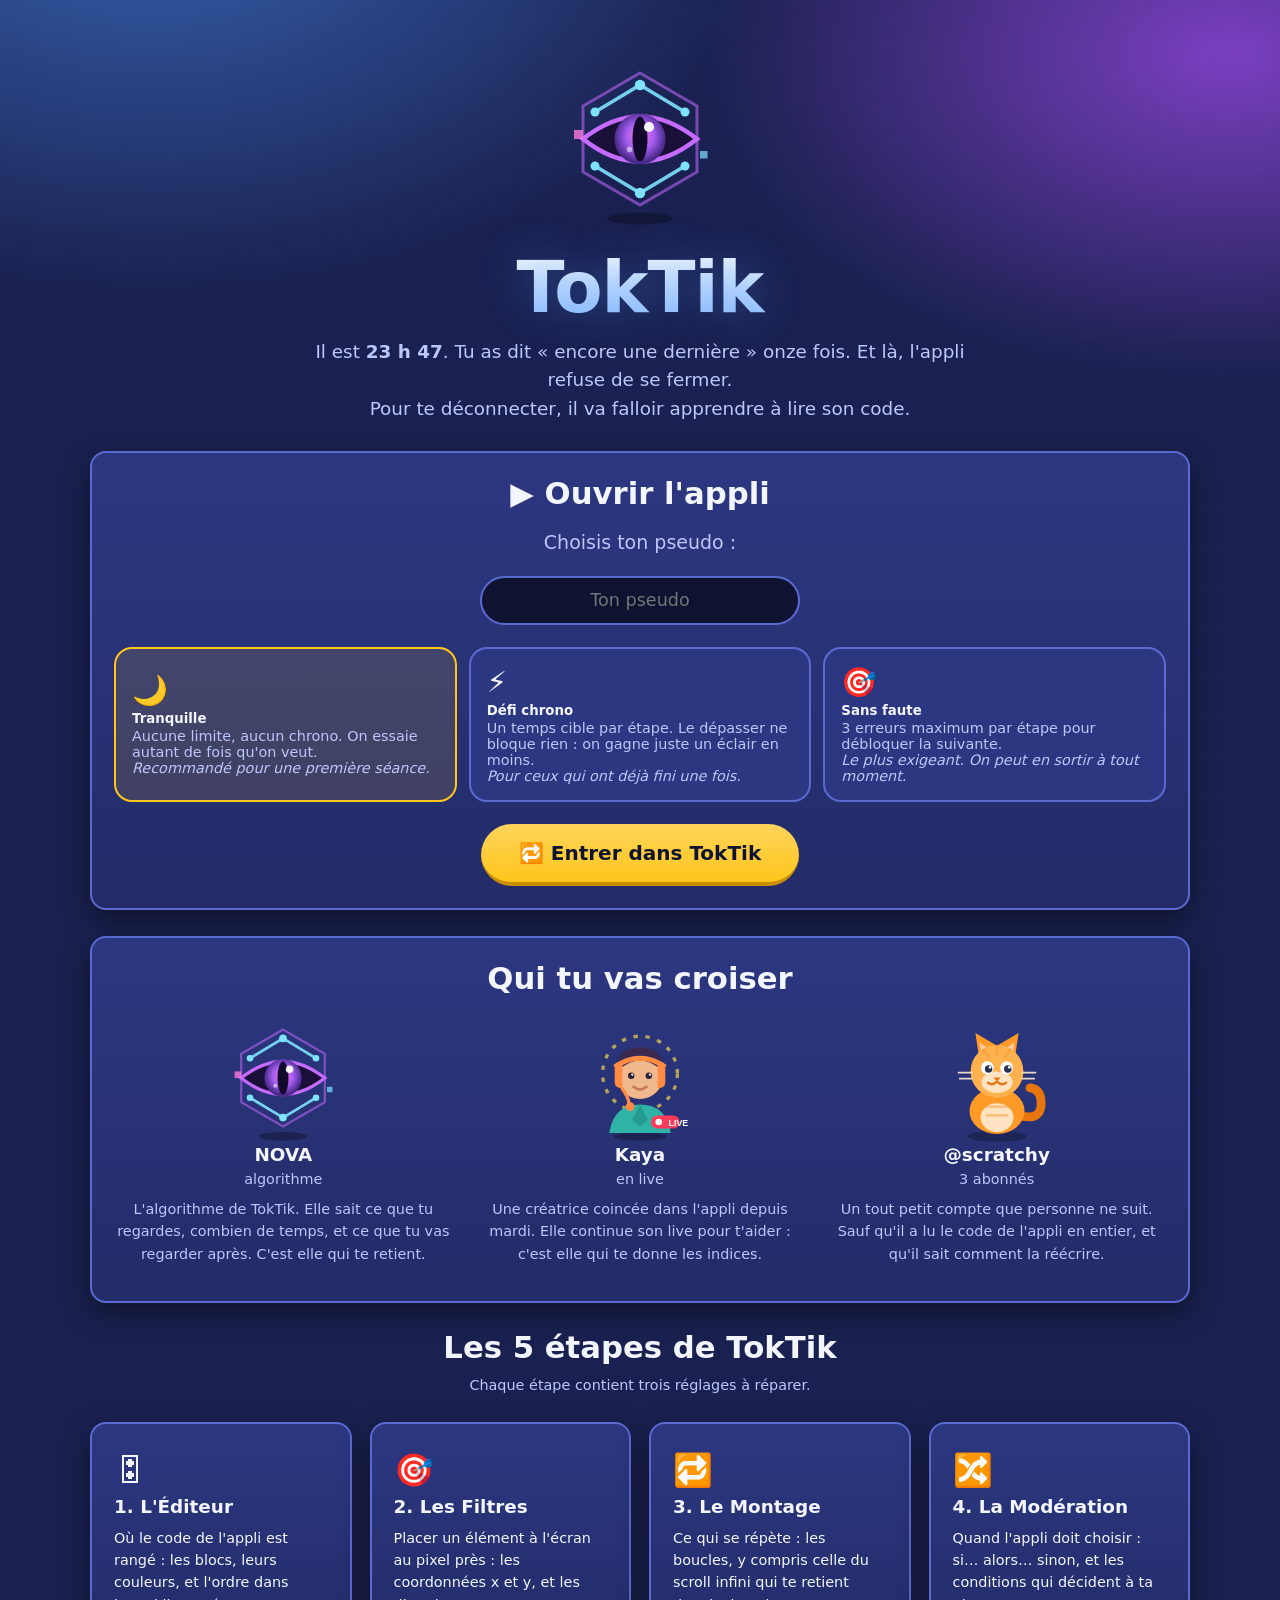
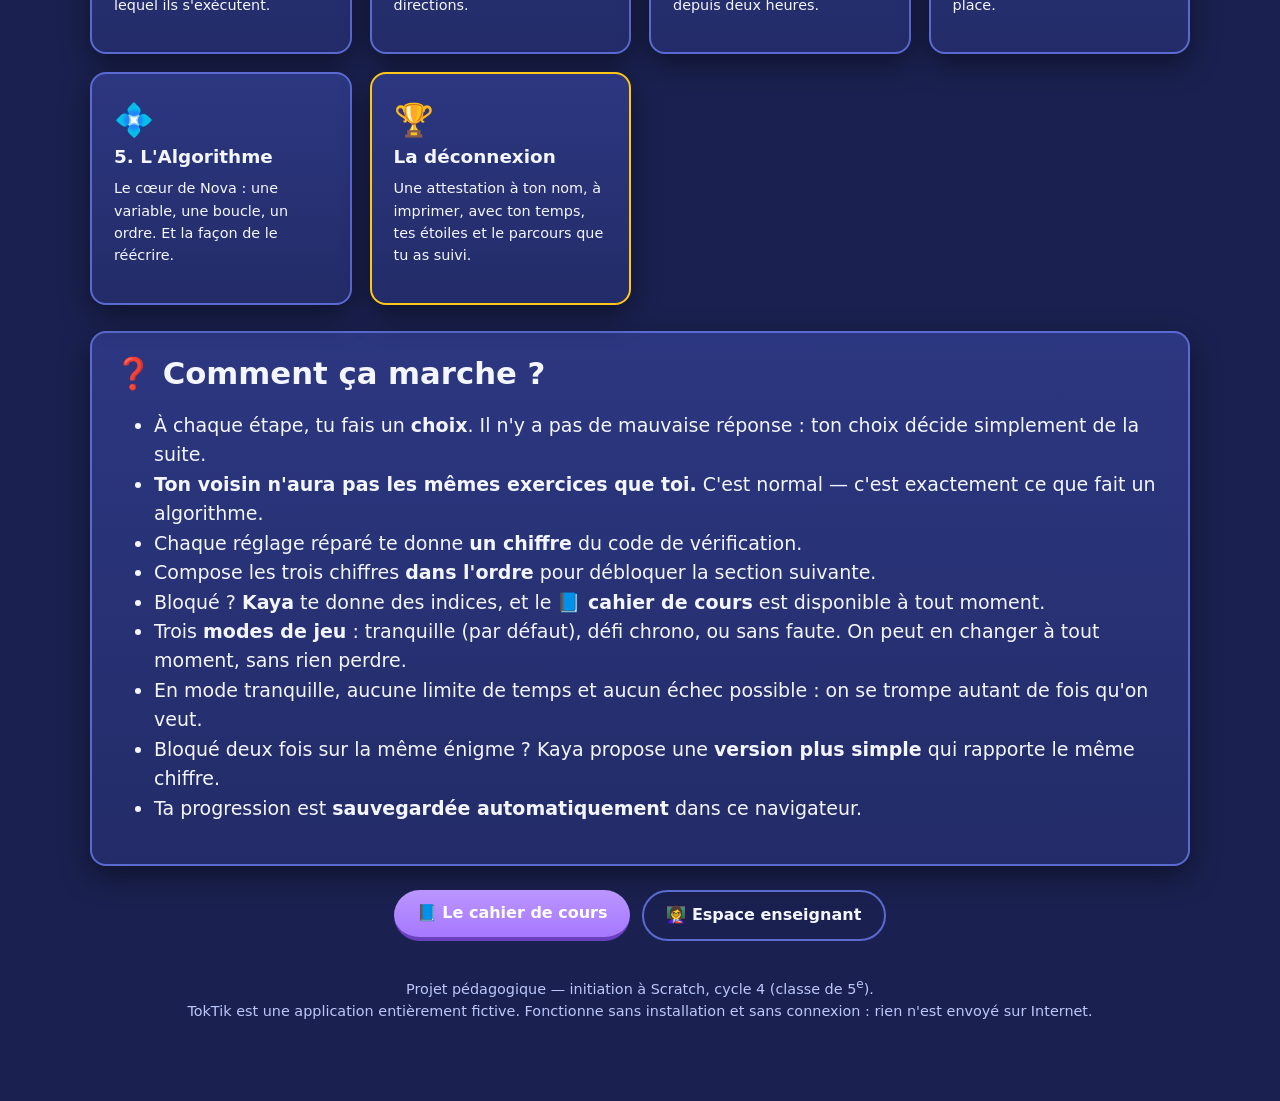
<file: index.html>
<!DOCTYPE html>
<html lang="fr">
<head>
<meta charset="utf-8">
<meta name="viewport" content="width=device-width, initial-scale=1">
<title>TokTik — l'appli dont on ne sort pas</title>
<meta name="description" content="Escape game pédagogique pour découvrir les bases de Scratch : blocs, coordonnées, boucles, tests et variables. Niveau 5e.">
<link rel="stylesheet" href="css/style.css">
<link rel="stylesheet" href="css/blocs.css">
<link rel="stylesheet" href="css/appli.css">
<link rel="icon" href="data:image/svg+xml,<svg xmlns='http://www.w3.org/2000/svg' viewBox='0 0 100 100'><text y='.9em' font-size='90'>🔁</text></svg>">
</head>
<body>
<div class="page conteneur">

  <header class="heros">
    <div class="heros__chat" id="illu-accueil"></div>
    <h1 class="heros__titre">TokTik</h1>
    <p class="heros__sous">
      Il est <b>23 h 47</b>. Tu as dit « encore une dernière » onze fois.
      Et là, l'appli refuse de se fermer.<br>
      Pour te déconnecter, il va falloir apprendre à lire son code.
    </p>
  </header>

  <!-- ------------------------------------------------ Départ -->
  <section class="carte centre" style="margin-bottom:26px">
    <h2>▶ Ouvrir l'appli</h2>
    <p class="muet">Choisis ton pseudo :</p>
    <p>
      <label for="pseudo" class="cache">Pseudo</label>
      <input id="pseudo" class="champ-pseudo" type="text" maxlength="24"
             placeholder="Ton pseudo" autocomplete="off">
    </p>
    <div class="modes" id="modes" style="margin:22px 0"></div>

    <div class="actions" style="justify-content:center">
      <button id="btn-jouer" class="btn btn--grand">🔁 Entrer dans TokTik</button>
      <button id="btn-continuer" class="btn btn--bleu btn--grand cache">▶ Reprendre ma partie</button>
    </div>
    <p id="info-partie" class="muet petit cache"></p>
  </section>

  <!-- ------------------------------------------------ Personnages -->
  <section class="carte" style="margin-bottom:26px">
    <h2 class="centre">Qui tu vas croiser</h2>
    <div class="grille-cartes" id="personnages" style="margin-bottom:0"></div>
  </section>

  <!-- ------------------------------------------------ Le parcours -->
  <h2 class="centre">Les 5 étapes de TokTik</h2>
  <p class="centre muet petit" id="resume-parcours" style="margin-top:-8px">
    Chaque étape contient trois réglages à réparer.
  </p>
  <div class="grille-cartes" id="parcours"></div>

  <!-- ------------------------------------------------ Règles -->
  <section class="carte">
    <h2>❓ Comment ça marche ?</h2>
    <ul>
      <li>À chaque étape, tu fais un <b>choix</b>. Il n'y a pas de mauvaise réponse : ton choix décide simplement de la suite.</li>
      <li><b>Ton voisin n'aura pas les mêmes exercices que toi.</b> C'est normal — c'est exactement ce que fait un algorithme.</li>
      <li>Chaque réglage réparé te donne <b>un chiffre</b> du code de vérification.</li>
      <li>Compose les trois chiffres <b>dans l'ordre</b> pour débloquer la section suivante.</li>
      <li>Bloqué ? <b>Kaya</b> te donne des indices, et le <b>📘 cahier de cours</b> est disponible à tout moment.</li>
      <li>Trois <b>modes de jeu</b> : tranquille (par défaut), défi chrono, ou sans faute. On peut en changer à tout moment, sans rien perdre.</li>
      <li>En mode tranquille, aucune limite de temps et aucun échec possible : on se trompe autant de fois qu'on veut.</li>
      <li>Bloqué deux fois sur la même énigme ? Kaya propose une <b>version plus simple</b> qui rapporte le même chiffre.</li>
      <li>Ta progression est <b>sauvegardée automatiquement</b> dans ce navigateur.</li>
    </ul>
  </section>

  <div class="actions" style="justify-content:center;margin-top:24px">
    <a class="btn btn--violet" href="memo.html">📘 Le cahier de cours</a>
    <a class="btn btn--fantome" href="professeur.html">👩‍🏫 Espace enseignant</a>
  </div>

  <p class="centre muet petit" style="margin-top:34px">
    Projet pédagogique — initiation à Scratch, cycle 4 (classe de 5<sup>e</sup>).<br>
    TokTik est une application entièrement fictive. Fonctionne sans installation et sans connexion :
    rien n'est envoyé sur Internet.
  </p>

</div>

<script src="js/illustrations.js"></script>
<script src="js/parcours.js"></script>
<script src="js/progression.js"></script>
<script>
(() => {
  document.getElementById('illu-accueil').innerHTML = Illus.nova(150);
  document.getElementById('personnages').innerHTML = [
    ['nova',     'NOVA',      'algorithme',
     "L'algorithme de TokTik. Elle sait ce que tu regardes, combien de temps, et ce que tu vas regarder après. C'est elle qui te retient."],
    ['kaya',     'Kaya',      'en live',
     "Une créatrice coincée dans l'appli depuis mardi. Elle continue son live pour t'aider : c'est elle qui te donne les indices."],
    ['scratchy', '@scratchy', '3 abonnés',
     "Un tout petit compte que personne ne suit. Sauf qu'il a lu le code de l'appli en entier, et qu'il sait comment la réécrire."]
  ].map(([id, nom, etiquette, texte]) => `
    <div class="centre">
      <div style="display:flex;justify-content:center">${Illus[id](110)}</div>
      <h3 style="margin-bottom:2px">${nom}</h3>
      <div class="muet petit" style="margin-bottom:8px">${etiquette}</div>
      <p class="petit muet">${texte}</p>
    </div>`).join('');

  /* --- le parcours, avec l'avancement de la partie en cours -------
     Tant qu'aucune partie n'existe, les cartes restent neutres : on
     ne montre pas de cadenas à un élève qui n'a encore rien joué. */

  /** Où en est l'élève sur cette étape : 'faite', 'encours' ou 'avenir'. */
  function avancement(etape, rang) {
    const branche = Progression.brancheDe(etape.id);
    if (!branche) {
      return { cle: rang < Progression.etat.etape ? 'faite' : 'avenir', faits: 0, total: 3 };
    }
    const ids = enigmesDe(etape, branche).map((x) => x.id);
    const faits = ids.filter((id) => Progression.estResolue(id)).length;
    return { cle: faits >= ids.length ? 'faite' : 'encours', faits, total: ids.length };
  }

  function dessinerParcours() {
    const partie = Progression.existe() || Progression.etat.termine;
    const hote = document.getElementById('parcours');
    hote.innerHTML = '';

    ETAPES.forEach((etape, rang) => {
      const a = partie ? avancement(etape, rang) : null;
      const c = document.createElement('div');
      c.className = 'carte carte-etape' + (a ? ' carte-etape--' + a.cle : '');

      let etat = '';
      if (a && a.cle === 'faite') {
        // en mode chrono, l'éclair dit en plus si le temps cible a été tenu
        const eclair = Progression.etat.medailles[etape.id] ? ' ⚡' : '';
        etat = `<div class="carte-etape__etat">✅ Réparée${eclair}</div>`;
      } else if (a && a.cle === 'encours') {
        etat = `<div class="carte-etape__etat">▶ En cours — ${a.faits}/${a.total} réglages réparés</div>`;
      } else if (a) {
        etat = '<div class="carte-etape__etat">🔒 Pas encore ouverte</div>';
      }

      c.innerHTML = `<div style="font-size:2rem">${etape.icone}</div>
        <h3>${etape.numero}. ${etape.titre}</h3>
        <p class="petit">${etape.pitch}</p>${etat}`;
      hote.appendChild(c);
    });

    // la carte finale : l'attestation
    const fin = document.createElement('div');
    const gagnee = Progression.etat.termine;
    fin.className = 'carte carte-etape' + (gagnee ? ' carte-etape--faite' : '');
    if (!gagnee) fin.style.borderColor = 'var(--jaune)';
    fin.innerHTML = `<div style="font-size:2rem">🏆</div>
      <h3>La déconnexion</h3>
      <p class="petit">Une attestation à ton nom, à imprimer, avec ton temps,
      tes étoiles et le parcours que tu as suivi.</p>
      ${gagnee ? '<div class="carte-etape__etat">✅ Obtenue</div>' : ''}`;
    hote.appendChild(fin);

    if (partie) {
      const faites = ETAPES.filter((e, r) => avancement(e, r).cle === 'faite').length;
      document.getElementById('resume-parcours').innerHTML =
        `Chaque étape contient trois réglages à réparer. `
        + `<b>${faites} étape${faites > 1 ? 's' : ''} sur ${ETAPES.length}</b> déjà réparée${faites > 1 ? 's' : ''}.`;
    }
  }
  dessinerParcours();

  // --- choix du mode de jeu ---------------------------------------
  let mode = 'chill';
  const hoteModes = document.getElementById('modes');
  function dessinerModes() {
    hoteModes.innerHTML = '';
    Object.values(MODES).forEach((m) => {
      const b = document.createElement('button');
      b.type = 'button';
      b.className = 'carte-mode' + (m.id === mode ? ' carte-mode--choisi' : '');
      b.innerHTML = `<div class="carte-mode__icone">${m.icone}</div>
        <div class="carte-mode__nom">${m.nom}</div>
        <div class="petit muet">${m.resume}</div>
        <div class="petit muet"><i>${m.conseil}</i></div>`;
      b.addEventListener('click', () => { mode = m.id; dessinerModes(); });
      hoteModes.appendChild(b);
    });
  }
  dessinerModes();

  const champ      = document.getElementById('pseudo');
  const btnJouer   = document.getElementById('btn-jouer');
  const btnReprise = document.getElementById('btn-continuer');
  const info       = document.getElementById('info-partie');

  if (Progression.existe()) {
    const e = Progression.etat;
    champ.value = e.pseudo;
    btnReprise.classList.remove('cache');
    info.classList.remove('cache');
    const total = ETAPES.length * 3;
    info.innerHTML = `Partie en cours : <b>${e.pseudo}</b> — étape ${e.etape + 1} sur ${ETAPES.length}, `
                   + `<b>${e.resolues.length} réglage${e.resolues.length > 1 ? 's' : ''} réparé${e.resolues.length > 1 ? 's' : ''}`
                   + ` sur ${total}</b>.<br>`
                   + `« Entrer dans TokTik » effacera cette partie pour en commencer une nouvelle.`;
    btnReprise.addEventListener('click', () => { location.href = 'jeu.html'; });
  }

  function demarrer() {
    const nom = champ.value.trim();
    if (!nom) { champ.focus(); champ.placeholder = 'Écris ton pseudo ici !'; return; }
    if (Progression.existe() && !confirm('Une partie est déjà en cours. La remplacer par une nouvelle ?')) return;
    Progression.demarrer(nom);
    Progression.changerMode(mode);
    location.href = 'jeu.html';
  }

  btnJouer.addEventListener('click', demarrer);
  champ.addEventListener('keydown', (e) => { if (e.key === 'Enter') demarrer(); });
})();
</script>
</body>
</html>
</file>
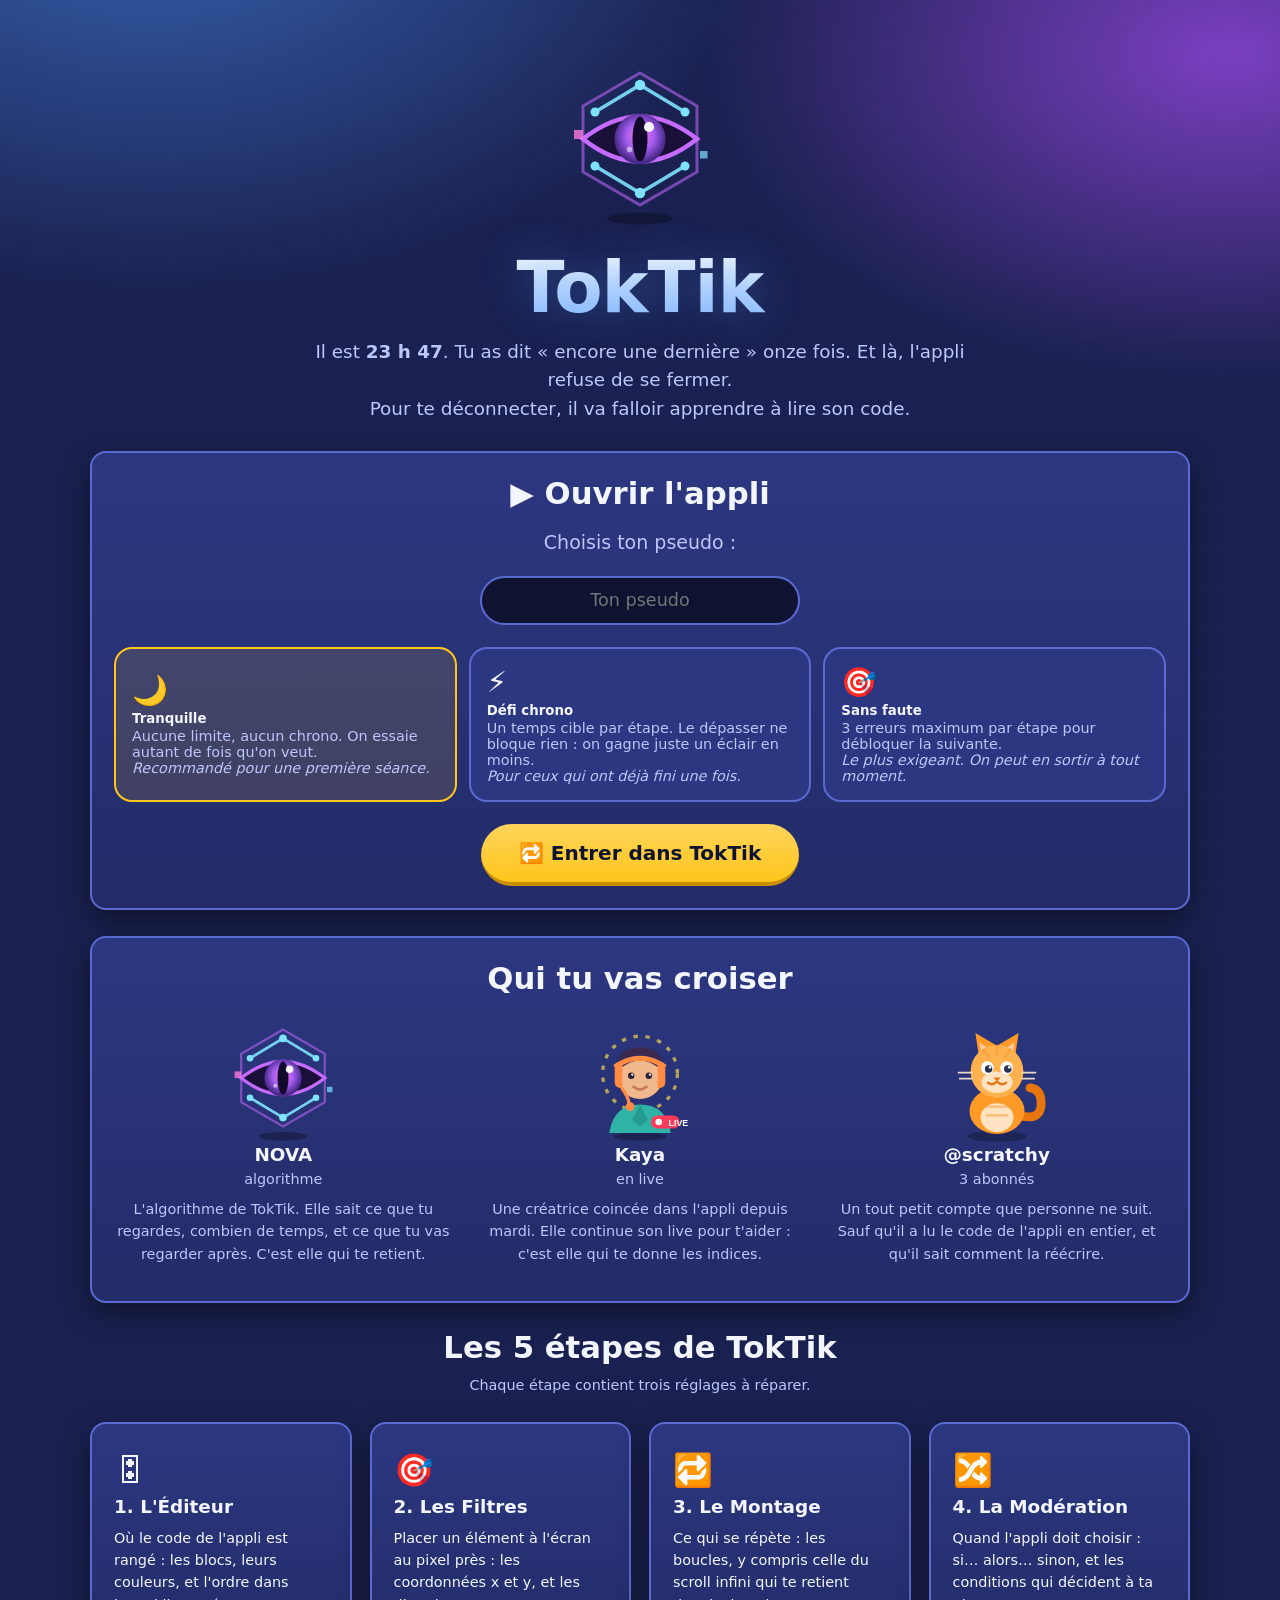
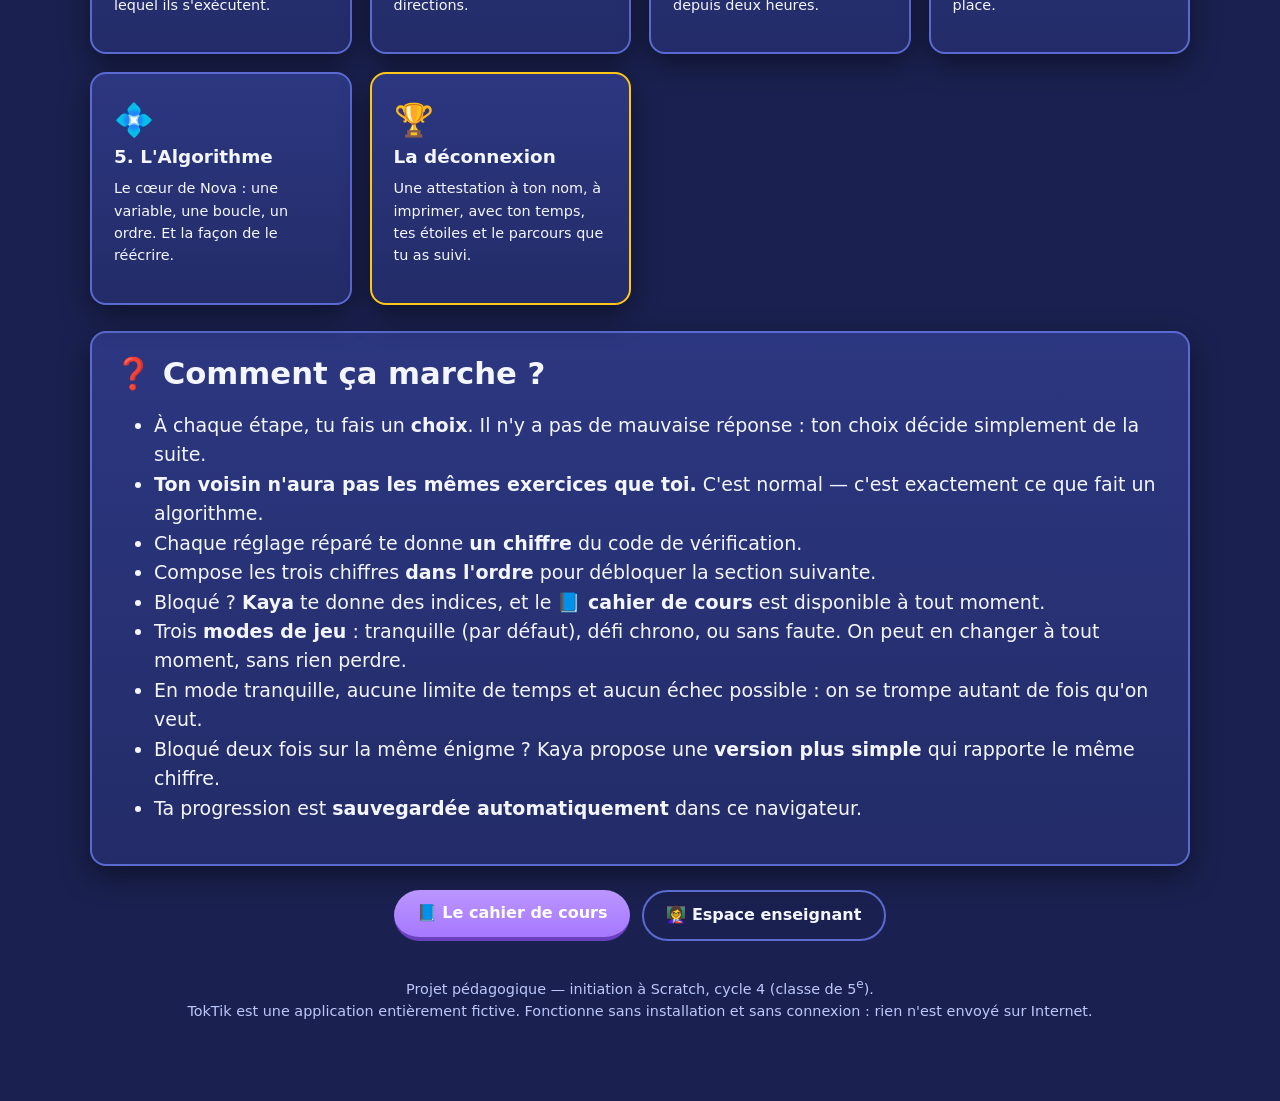
<file: jeu.html>
<!DOCTYPE html>
<html lang="fr">
<head>
<meta charset="utf-8">
<meta name="viewport" content="width=device-width, initial-scale=1">
<title>TokTik — l'appli dont on ne sort pas</title>
<link rel="stylesheet" href="css/style.css">
<link rel="stylesheet" href="css/blocs.css">
<link rel="stylesheet" href="css/appli.css">
<link rel="icon" href="data:image/svg+xml,<svg xmlns='http://www.w3.org/2000/svg' viewBox='0 0 100 100'><text y='.9em' font-size='90'>🔁</text></svg>">
</head>
<body>

<header class="hud">
  <span class="hud__logo">🔁 TokTik</span>
  <span class="hud__info">👤 <span id="pseudo">…</span></span>
  <span class="hud__info">⏱ <span id="chrono">00:00</span></span>
  <span class="hud__info">Étape <span id="num-etape">1/5</span></span>
  <div class="barre-progression" title="Progression">
    <div class="barre-progression__jauge" id="jauge"></div>
  </div>
  <span class="hud__espace"></span>
  <button class="btn btn--fantome" id="btn-mode">🎮 Mode</button>
  <button class="btn btn--fantome" id="btn-memo">📘 Cours</button>
  <button class="btn btn--fantome" id="btn-son" aria-label="Couper le son">🔊</button>
  <button class="btn btn--fantome" id="btn-quitter">🏠 Accueil</button>
</header>

<main class="page conteneur" id="scene"></main>

<div id="modale-hote"></div>

<script src="js/blocs.js"></script>
<script src="js/illustrations.js"></script>
<script src="js/telephone.js"></script>
<script src="js/cours.js"></script>
<script src="js/memo.js"></script>
<script src="js/parcours.js"></script>
<script src="js/audio.js"></script>
<script src="js/progression.js"></script>
<script src="js/recit.js"></script>
<script src="js/enigmes.js"></script>
<script src="js/jeu.js"></script>
</body>
</html>
</file>
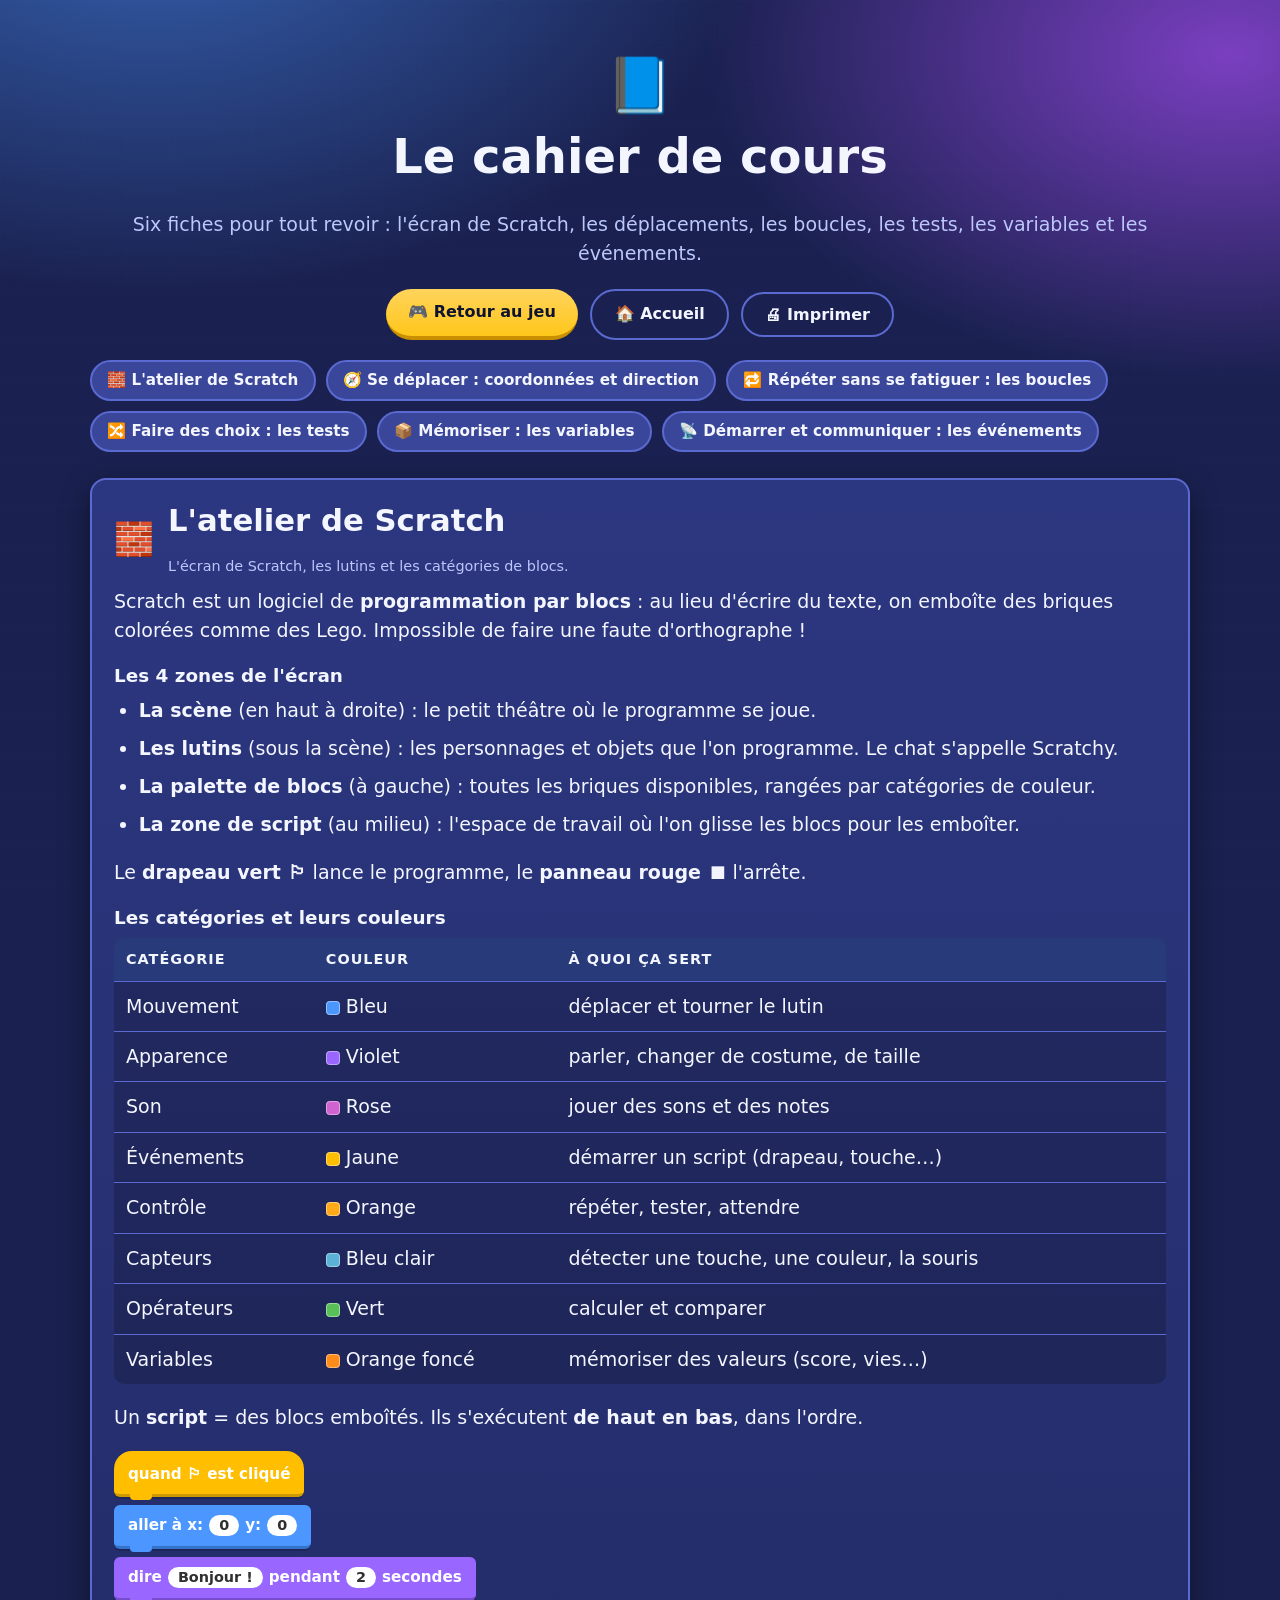
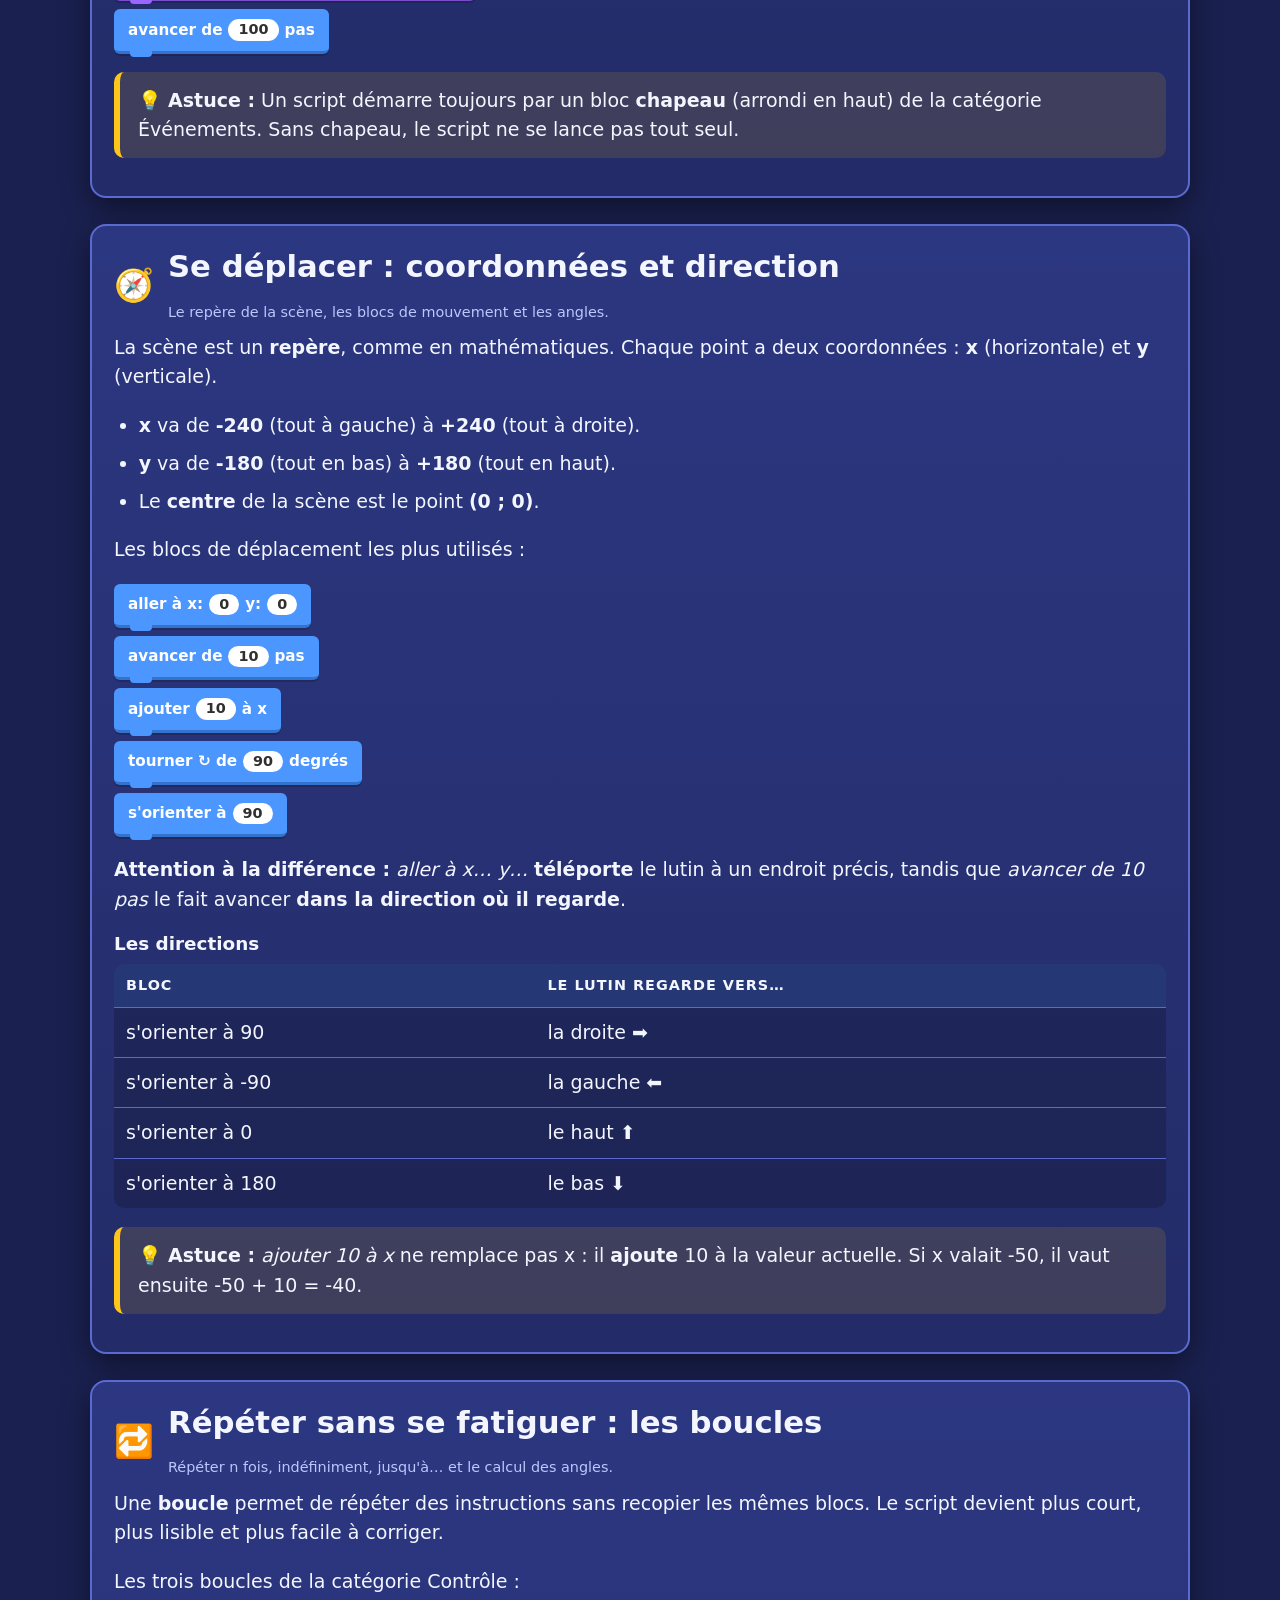
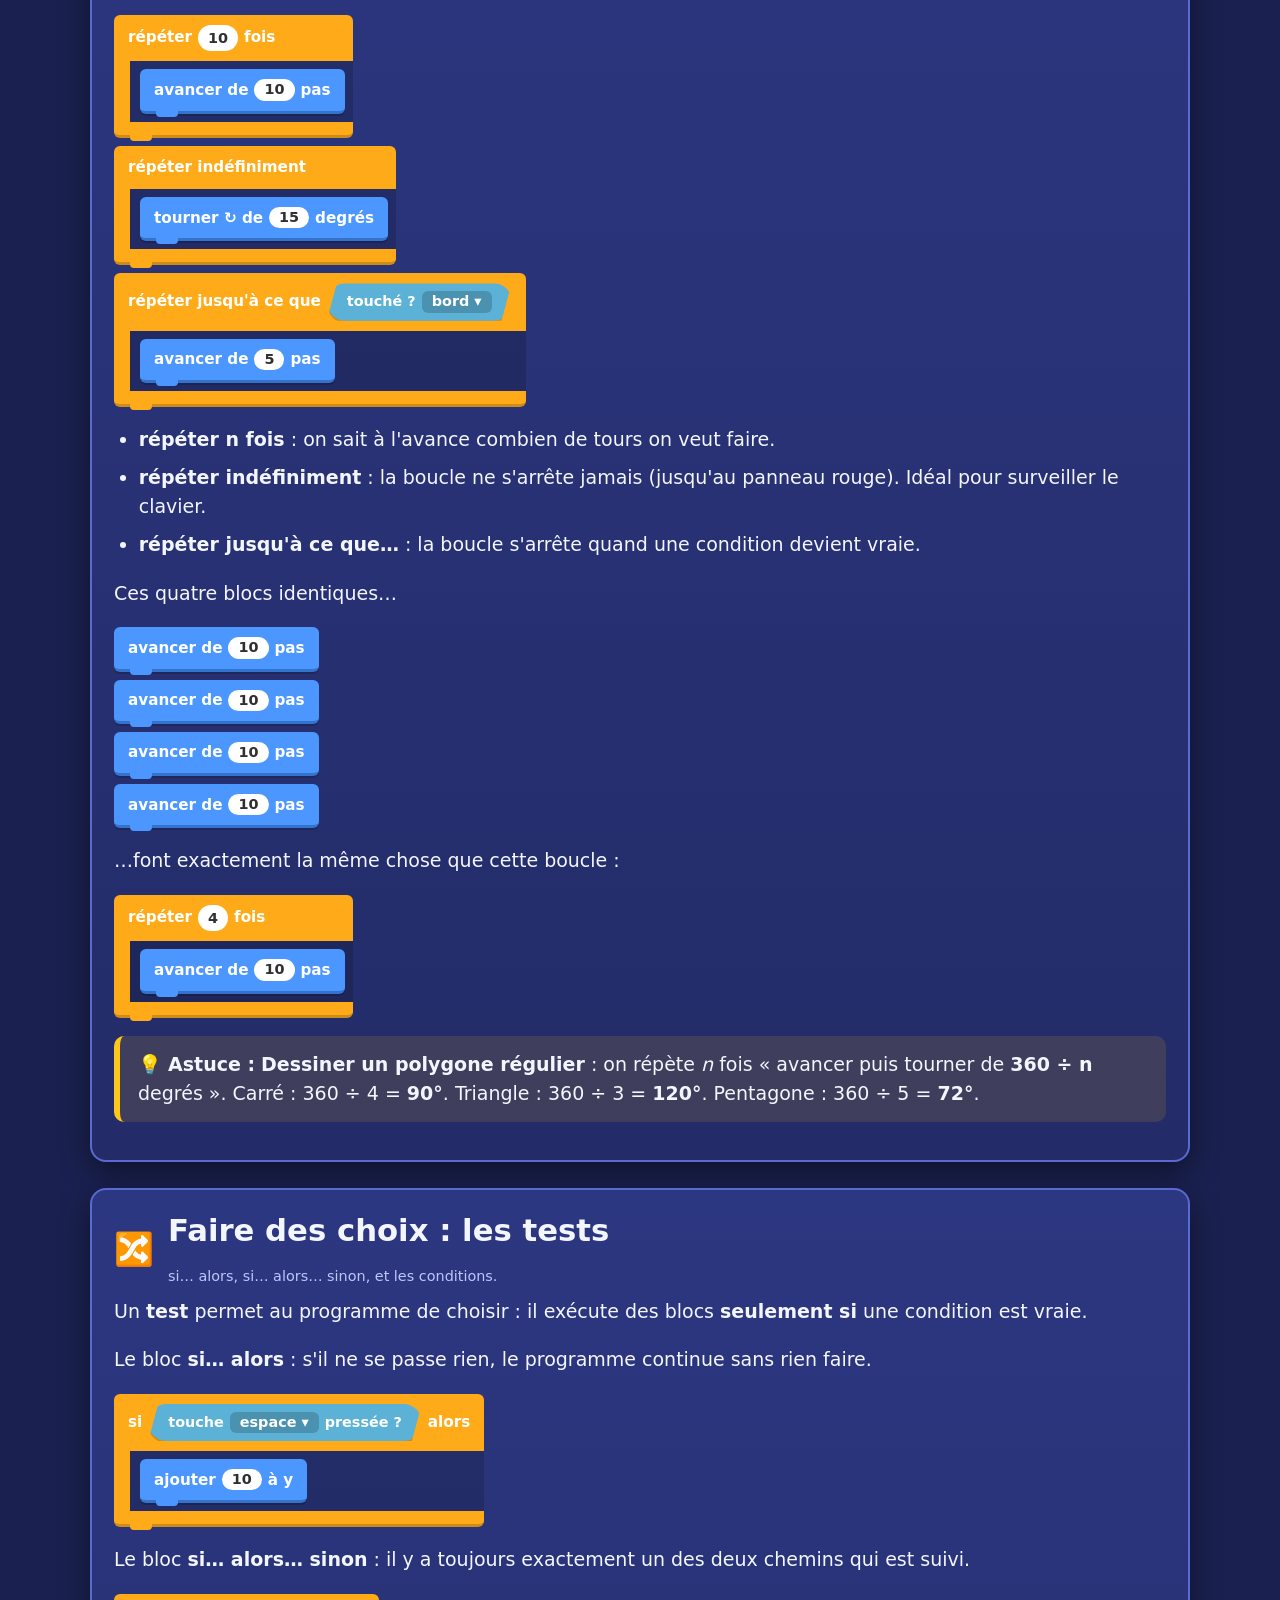
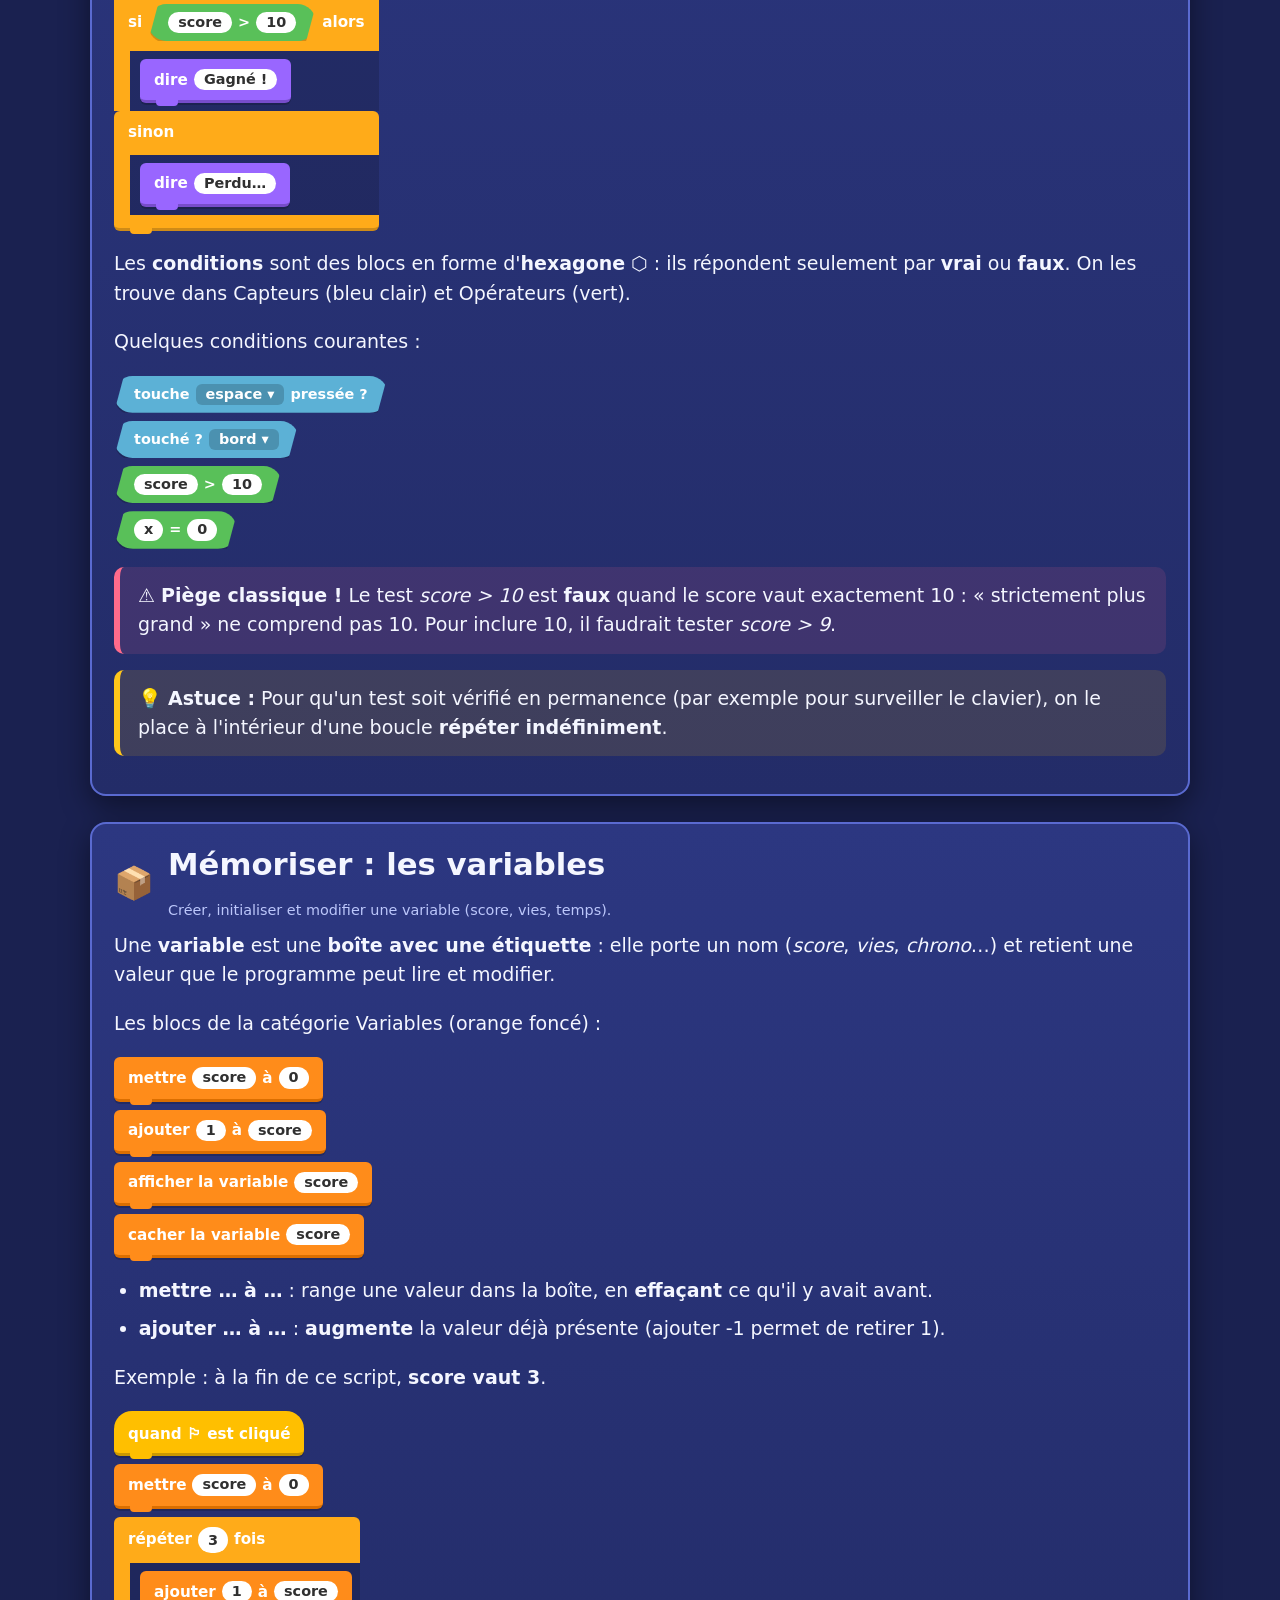
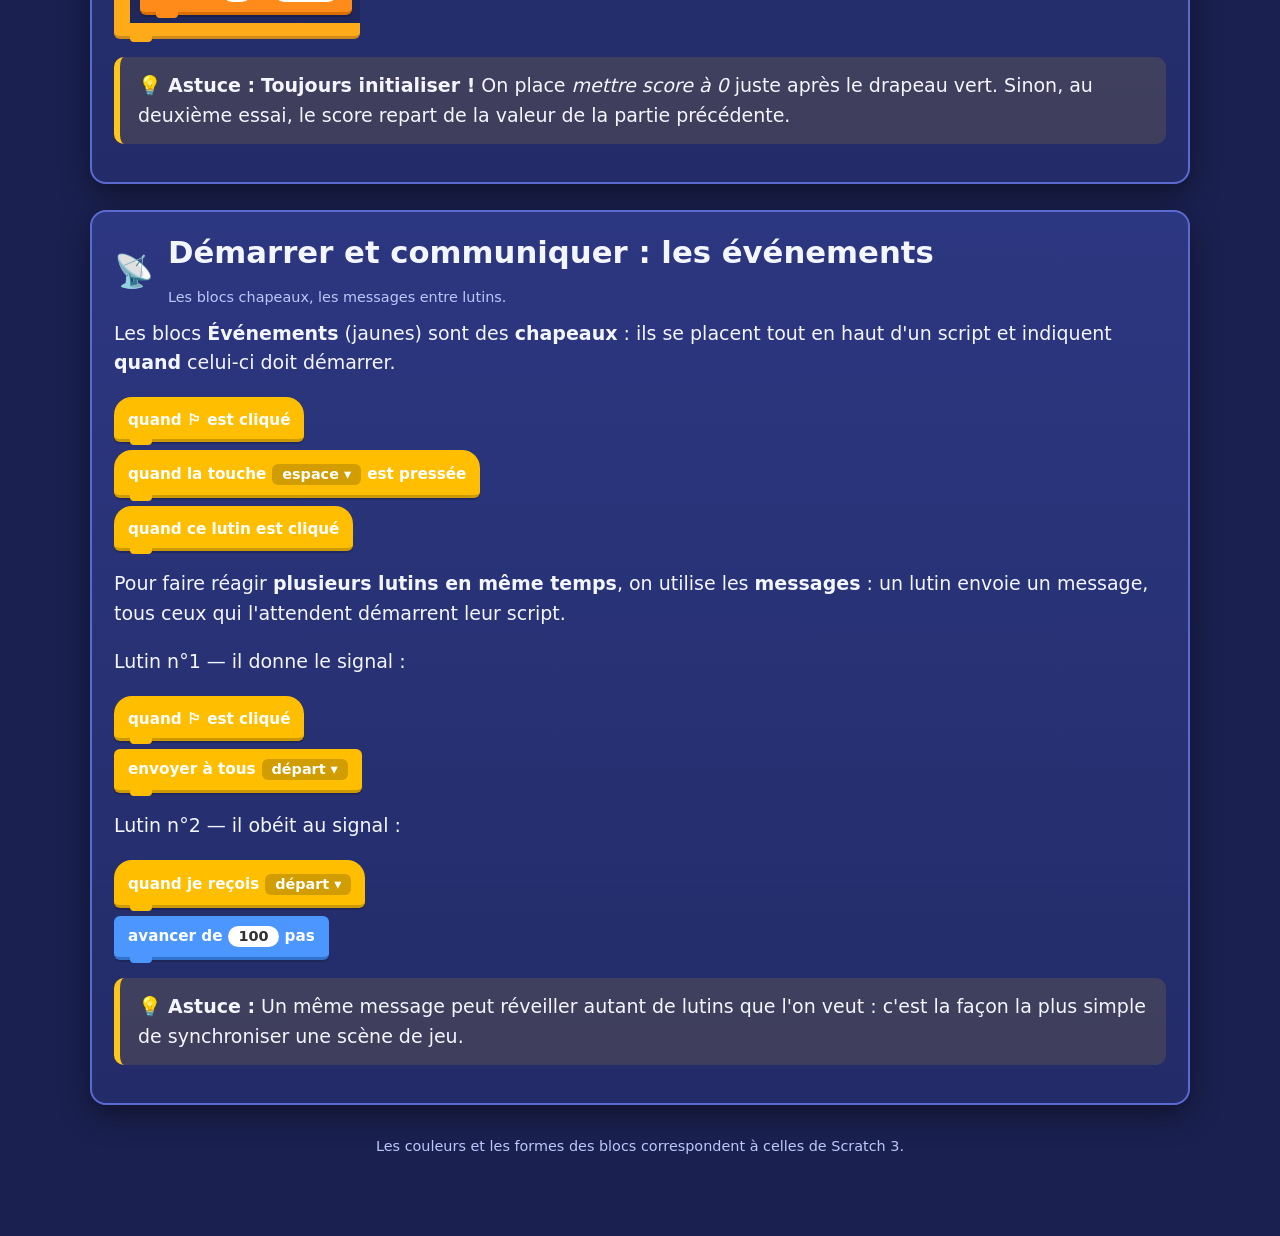
<file: memo.html>
<!DOCTYPE html>
<html lang="fr">
<head>
<meta charset="utf-8">
<meta name="viewport" content="width=device-width, initial-scale=1">
<title>Cahier de cours — les bases de Scratch</title>
<meta name="description" content="Fiches de rappel : interface de Scratch, coordonnées, boucles, tests, variables et événements.">
<link rel="stylesheet" href="css/style.css">
<link rel="stylesheet" href="css/blocs.css">
<link rel="icon" href="data:image/svg+xml,<svg xmlns='http://www.w3.org/2000/svg' viewBox='0 0 100 100'><text y='.9em' font-size='90'>📘</text></svg>">
</head>
<body>
<div class="page conteneur">

  <header class="centre" style="padding:20px 0">
    <div style="font-size:3.4rem">📘</div>
    <h1>Le cahier de cours</h1>
    <p class="muet">Six fiches pour tout revoir : l'écran de Scratch, les déplacements, les boucles,
      les tests, les variables et les événements.</p>
    <div class="actions no-print" style="justify-content:center">
      <a class="btn" href="jeu.html">🎮 Retour au jeu</a>
      <a class="btn btn--fantome" href="index.html">🏠 Accueil</a>
      <button class="btn btn--fantome" onclick="window.print()">🖨 Imprimer</button>
    </div>
  </header>

  <main id="fiches"></main>

  <p class="centre muet petit" style="margin-top:30px">
    Les couleurs et les formes des blocs correspondent à celles de Scratch 3.
  </p>

</div>

<script src="js/blocs.js"></script>
<script src="js/cours.js"></script>
<script src="js/memo.js"></script>
<script>
  Memo.tout(document.getElementById('fiches'));
</script>
</body>
</html>
</file>
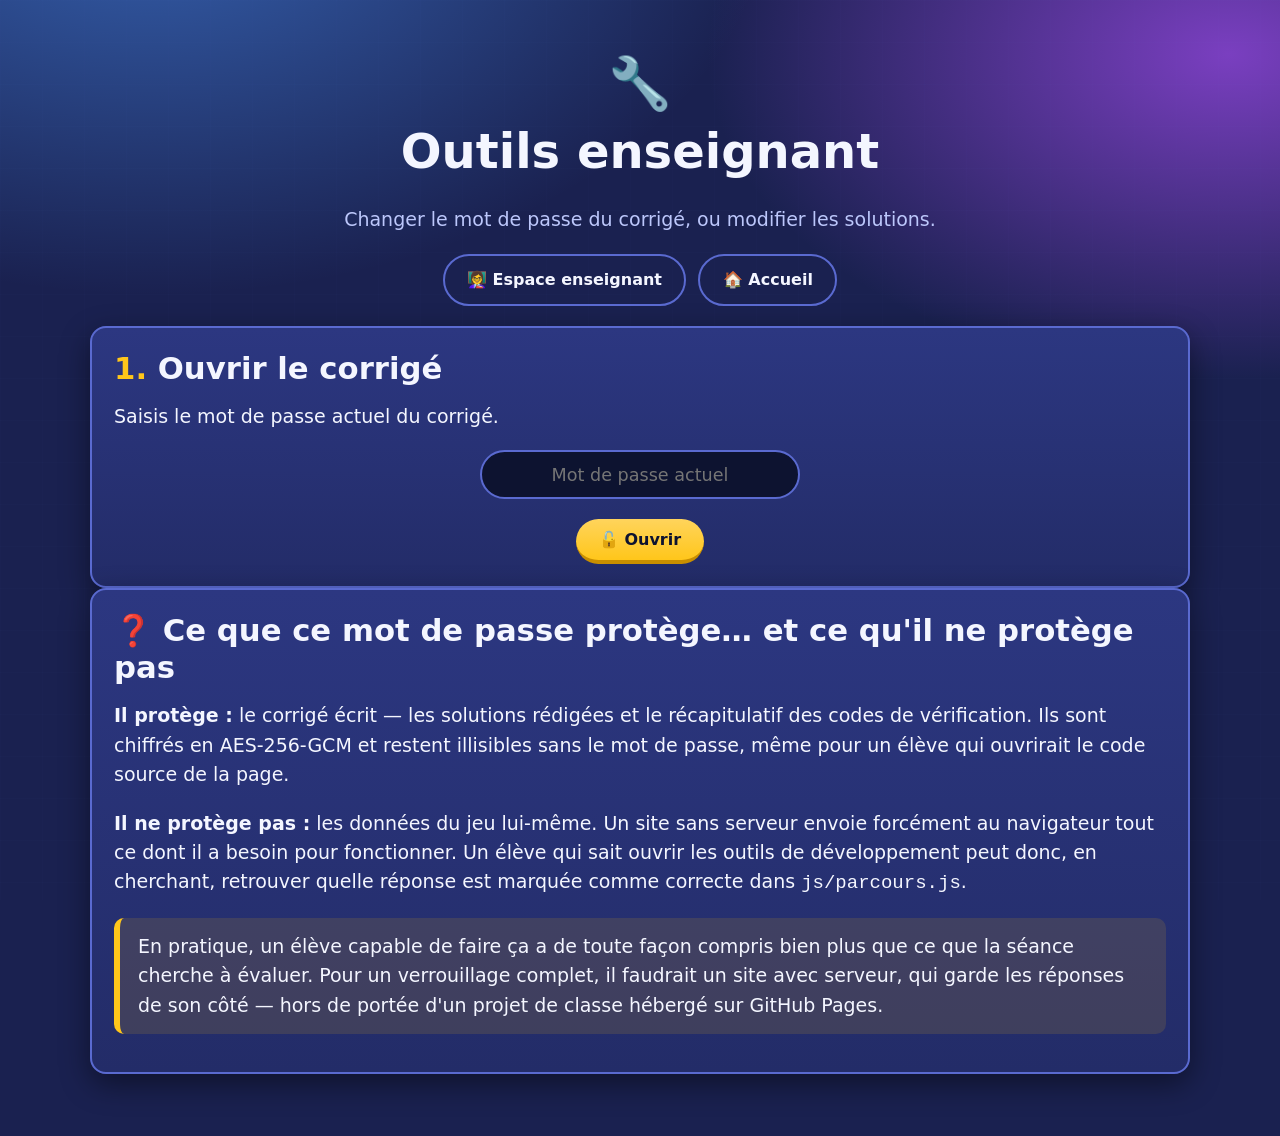
<file: outils.html>
<!DOCTYPE html>
<html lang="fr">
<head>
<meta charset="utf-8">
<meta name="viewport" content="width=device-width, initial-scale=1">
<title>Outils enseignant — TokTik</title>
<meta name="robots" content="noindex">
<link rel="stylesheet" href="css/style.css">
<link rel="stylesheet" href="css/blocs.css">
<link rel="icon" href="data:image/svg+xml,<svg xmlns='http://www.w3.org/2000/svg' viewBox='0 0 100 100'><text y='.9em' font-size='90'>🔧</text></svg>">
<style>
  .champ-long {
    width: 100%; font-family: inherit; font-size: .95rem;
    color: var(--texte); background: #131a42;
    border: 2px solid var(--bord); border-radius: 10px;
    padding: 10px 12px; resize: vertical;
  }
  .champ-long:focus { outline: 3px solid var(--accent); outline-offset: 2px; }
  .ligne-sol { margin-bottom: 16px; }
  .ligne-sol label { display: block; font-weight: 700; margin-bottom: 6px; }
  .etape { counter-increment: etape; }
  .etape h2::before { content: counter(etape) ". "; color: var(--jaune); }
  body { counter-reset: etape; }
</style>
</head>
<body>
<div class="page conteneur">

  <header class="centre" style="padding:20px 0">
    <div style="font-size:3.2rem">🔧</div>
    <h1>Outils enseignant</h1>
    <p class="muet">Changer le mot de passe du corrigé, ou modifier les solutions.</p>
    <div class="actions" style="justify-content:center">
      <a class="btn btn--fantome" href="professeur.html">👩‍🏫 Espace enseignant</a>
      <a class="btn btn--fantome" href="index.html">🏠 Accueil</a>
    </div>
  </header>

  <section class="carte etape">
    <h2>Ouvrir le corrigé</h2>
    <p>Saisis le mot de passe actuel du corrigé.</p>
    <div class="centre">
      <label for="mdp-actuel" class="cache">Mot de passe actuel</label>
      <input id="mdp-actuel" class="champ-pseudo" type="password" placeholder="Mot de passe actuel">
    </div>
    <div class="actions" style="justify-content:center">
      <button id="btn-ouvrir" class="btn">🔓 Ouvrir</button>
    </div>
    <div id="retour1"></div>
  </section>

  <div id="suite" class="cache">

    <section class="carte etape">
      <h2>Vérifier ou modifier les solutions</h2>
      <p class="muet">Ces textes n'apparaissent que sur la page enseignant, une fois le mot de passe saisi.
         Tu peux les laisser tels quels.</p>
      <div id="formulaire"></div>
    </section>

    <section class="carte etape">
      <h2>Choisir le nouveau mot de passe</h2>
      <p>Laisse les cases vides pour <b>conserver</b> le mot de passe actuel.</p>
      <div class="centre">
        <label for="mdp1" class="cache">Nouveau mot de passe</label>
        <input id="mdp1" class="champ-pseudo" type="password" placeholder="Nouveau mot de passe">
        <label for="mdp2" class="cache">Confirmation</label>
        <input id="mdp2" class="champ-pseudo" type="password" placeholder="Répéter le mot de passe" style="margin-top:10px">
      </div>
      <div class="encart" style="margin-top:16px">
        Choisis un mot de passe que les élèves ne devineront pas, et <b>différent</b> de ceux
        que tu utilises ailleurs : il protège un corrigé, pas un compte bancaire.
      </div>
    </section>

    <section class="carte etape">
      <h2>Enregistrer le nouveau fichier</h2>
      <p>Le bouton télécharge un fichier <code>corrige-chiffre.js</code>.
         Remplace avec lui le fichier <code>js/corrige-chiffre.js</code> du site, puis renvoie-le sur GitHub
         (ou recopie-le simplement dans le dossier si tu utilises le site en local).</p>
      <div class="actions" style="justify-content:center">
        <button id="btn-generer" class="btn btn--grand">💾 Générer le fichier chiffré</button>
      </div>
      <div id="retour2"></div>
    </section>

  </div>

  <section class="carte">
    <h2>❓ Ce que ce mot de passe protège… et ce qu'il ne protège pas</h2>
    <p><b>Il protège :</b> le corrigé écrit — les solutions rédigées et le récapitulatif des codes de vérification.
       Ils sont chiffrés en AES-256-GCM et restent illisibles sans le mot de passe, même pour un élève qui
       ouvrirait le code source de la page.</p>
    <p><b>Il ne protège pas :</b> les données du jeu lui-même. Un site sans serveur envoie forcément au
       navigateur tout ce dont il a besoin pour fonctionner. Un élève qui sait ouvrir les outils de
       développement peut donc, en cherchant, retrouver quelle réponse est marquée comme correcte dans
       <code>js/parcours.js</code>.</p>
    <div class="encart encart--astuce">
      En pratique, un élève capable de faire ça a de toute façon compris bien plus que ce que la séance
      cherche à évaluer. Pour un verrouillage complet, il faudrait un site avec serveur, qui garde les
      réponses de son côté — hors de portée d'un projet de classe hébergé sur GitHub Pages.
    </div>
  </section>

</div>

<script src="js/parcours.js"></script>
<script src="js/coffre.js"></script>
<script src="js/corrige-chiffre.js"></script>
<script>
(() => {
  const $ = (id) => document.getElementById(id);
  let donnees = null;
  let motDePasseActuel = '';

  if (!Coffre.disponible()) {
    $('retour1').innerHTML = '<div class="retour retour--erreur">Ce navigateur ne fournit pas '
      + 'les outils de chiffrement (Web Crypto). Essaie un navigateur plus récent.</div>';
    $('btn-ouvrir').disabled = true;
  }

  async function ouvrir() {
    $('retour1').innerHTML = '<p class="muet petit">Déchiffrement en cours…</p>';
    donnees = await Coffre.ouvrir($('mdp-actuel').value, CORRIGE_CHIFFRE);
    if (!donnees) {
      $('retour1').innerHTML = '<div class="retour retour--erreur">❌ Mot de passe incorrect.</div>';
      return;
    }
    motDePasseActuel = $('mdp-actuel').value;
    $('retour1').innerHTML = '<div class="retour retour--ok">✅ Corrigé ouvert.</div>';
    $('suite').classList.remove('cache');
    construireFormulaire();
    $('suite').scrollIntoView({ behavior: 'smooth' });
  }

  function construireFormulaire() {
    const hote = $('formulaire');
    hote.innerHTML = '';
    ETAPES.forEach((etape) => {
      const bloc = document.createElement('div');
      bloc.innerHTML = `<h3>${etape.icone} Étape ${etape.numero} — ${etape.titre}</h3>`;

      Object.keys(etape.branches).forEach((cle) => {
        const br = etape.branches[cle];
        bloc.insertAdjacentHTML('beforeend',
          `<div class="muet petit" style="margin:14px 0 6px"><b>Branche ${cle.toUpperCase()}</b> —
           ${br.titre} · code : <b>${codeDe(etape, cle)}</b></div>`);
        br.enigmes.forEach((e) => {
          const l = document.createElement('div');
          l.className = 'ligne-sol';
          l.innerHTML = `<label for="sol-${e.id}">${e.titre}</label>`;
          const ta = document.createElement('textarea');
          ta.className = 'champ-long';
          ta.id = 'sol-' + e.id;
          ta.rows = 2;
          ta.value = donnees.solutions[e.id] || '';
          ta.addEventListener('input', () => { donnees.solutions[e.id] = ta.value; });
          l.appendChild(ta);
          bloc.appendChild(l);
        });
      });

      hote.appendChild(bloc);
    });
  }

  async function generer() {
    const a = $('mdp1').value, b = $('mdp2').value;
    let mdp = motDePasseActuel;

    if (a || b) {
      if (a !== b) {
        $('retour2').innerHTML = '<div class="retour retour--erreur">❌ Les deux mots de passe ne sont pas identiques.</div>';
        return;
      }
      if (a.length < 4) {
        $('retour2').innerHTML = '<div class="retour retour--erreur">❌ Choisis un mot de passe d\'au moins 4 caractères.</div>';
        return;
      }
      mdp = a;
    }

    // les codes sont toujours recalculés à partir des énigmes
    donnees.codes = {};
    ETAPES.forEach((etape) => {
      Object.keys(etape.branches).forEach((cle) => {
        donnees.codes[etape.id + cle] = codeDe(etape, cle);
      });
    });

    $('retour2').innerHTML = '<p class="muet petit">Chiffrement en cours…</p>';
    const coffre = await Coffre.fermer(mdp, donnees);
    const fichier = Coffre.versFichier(coffre);

    const lien = document.createElement('a');
    lien.href = URL.createObjectURL(new Blob([fichier], { type: 'text/javascript' }));
    lien.download = 'corrige-chiffre.js';
    lien.click();
    URL.revokeObjectURL(lien.href);

    $('retour2').innerHTML = '<div class="retour retour--ok">✅ Fichier <code>corrige-chiffre.js</code> téléchargé.'
      + '<br>Place-le dans le dossier <code>js/</code> du site, à la place de l\'ancien.'
      + (mdp !== motDePasseActuel ? '<br><b>Le nouveau mot de passe est actif dès que le fichier est remplacé.</b>' : '')
      + '</div>';
  }

  $('btn-ouvrir').addEventListener('click', ouvrir);
  $('mdp-actuel').addEventListener('keydown', (e) => { if (e.key === 'Enter') ouvrir(); });
  $('btn-generer').addEventListener('click', generer);
})();
</script>
</body>
</html>
</file>
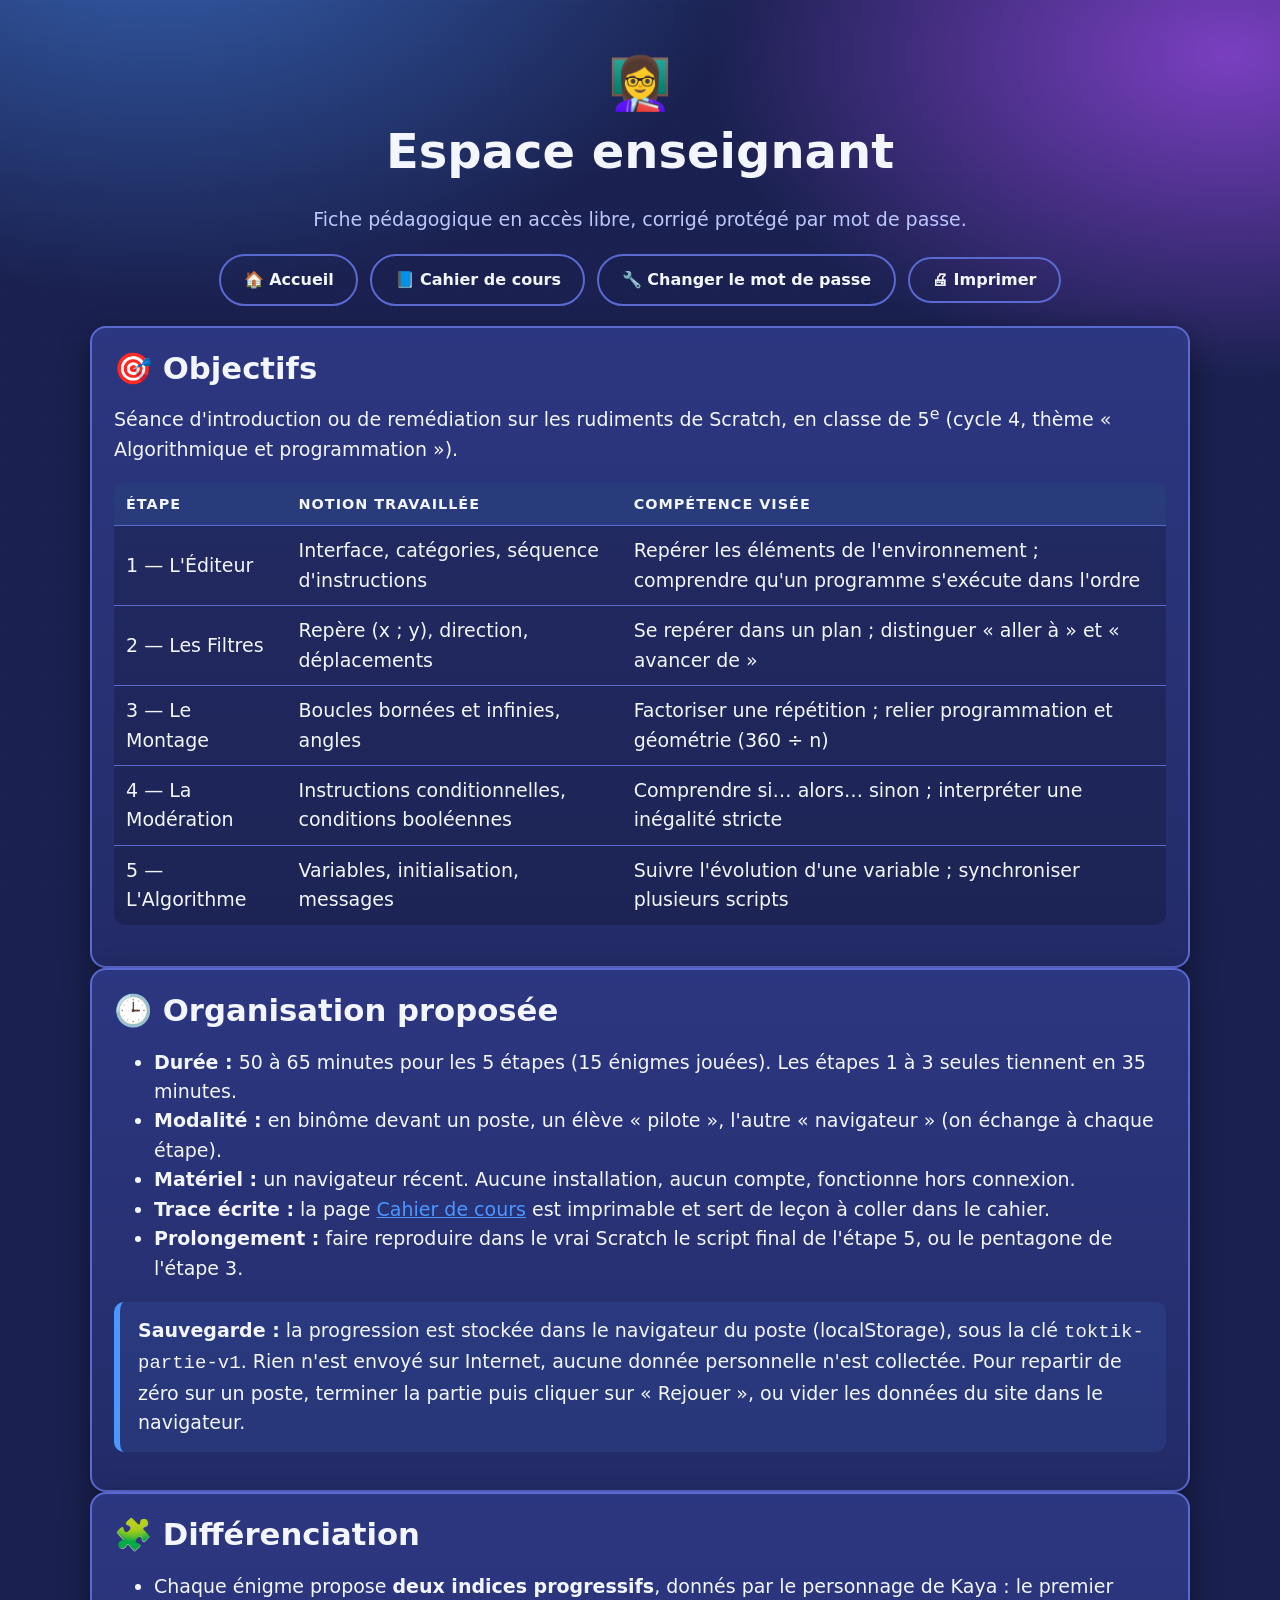
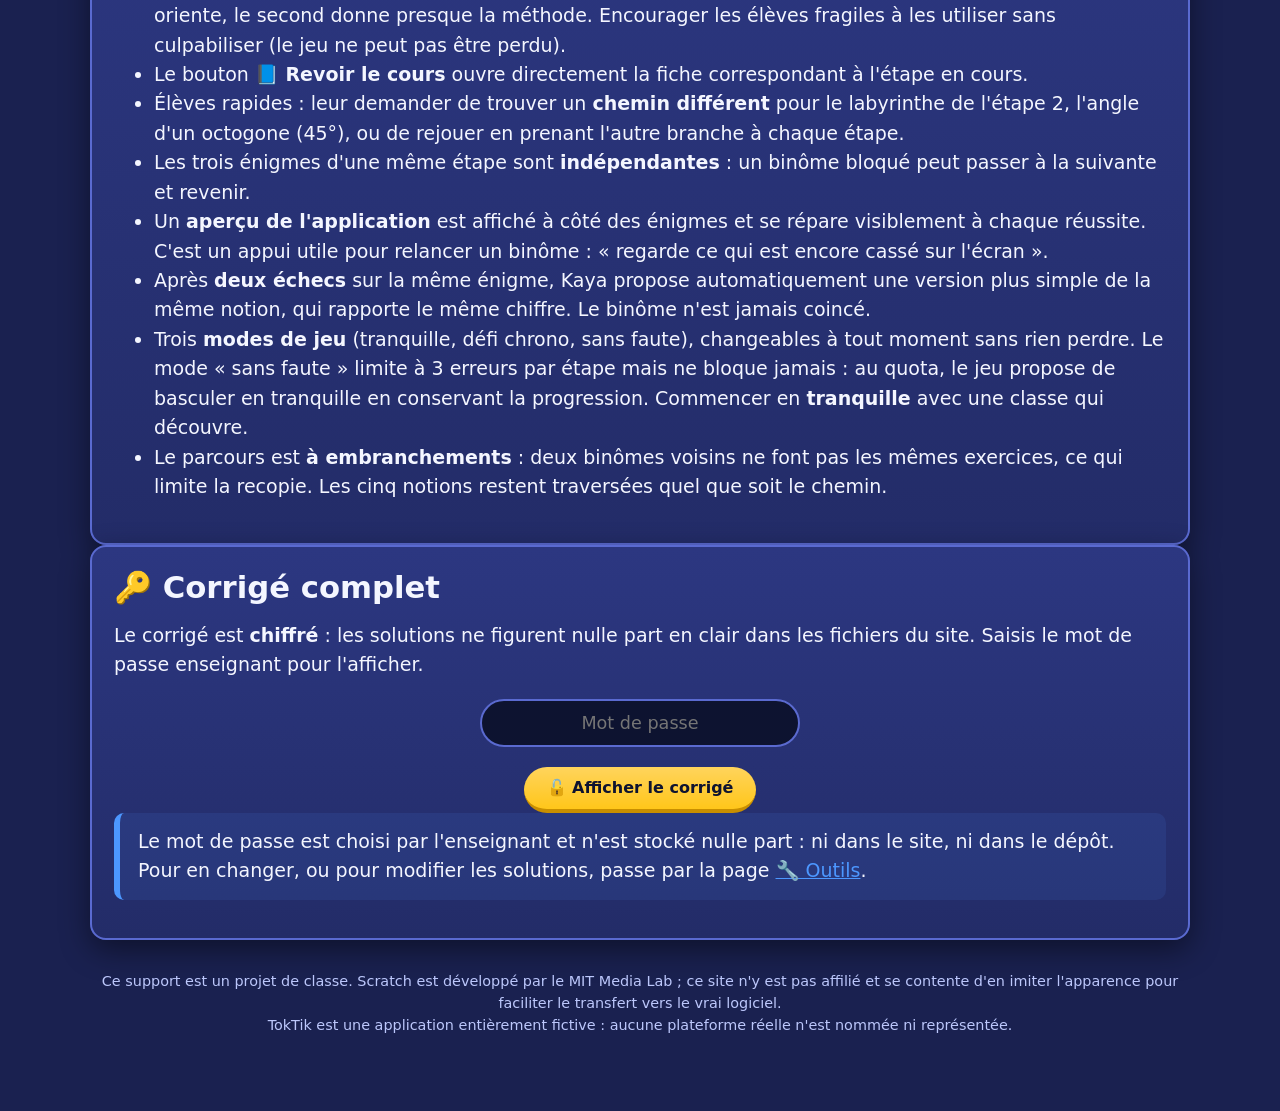
<file: professeur.html>
<!DOCTYPE html>
<html lang="fr">
<head>
<meta charset="utf-8">
<meta name="viewport" content="width=device-width, initial-scale=1">
<title>Espace enseignant — TokTik</title>
<meta name="robots" content="noindex">
<link rel="stylesheet" href="css/style.css">
<link rel="stylesheet" href="css/blocs.css">
<link rel="icon" href="data:image/svg+xml,<svg xmlns='http://www.w3.org/2000/svg' viewBox='0 0 100 100'><text y='.9em' font-size='90'>👩‍🏫</text></svg>">
</head>
<body>
<div class="page conteneur">

  <header class="centre" style="padding:20px 0">
    <div style="font-size:3.2rem">👩‍🏫</div>
    <h1>Espace enseignant</h1>
    <p class="muet">Fiche pédagogique en accès libre, corrigé protégé par mot de passe.</p>
    <div class="actions no-print" style="justify-content:center">
      <a class="btn btn--fantome" href="index.html">🏠 Accueil</a>
      <a class="btn btn--fantome" href="memo.html">📘 Cahier de cours</a>
      <a class="btn btn--fantome" href="outils.html">🔧 Changer le mot de passe</a>
      <button class="btn btn--fantome" onclick="window.print()">🖨 Imprimer</button>
    </div>
  </header>

  <!-- ------------------------------------------------ Fiche pédago -->
  <section class="carte">
    <h2>🎯 Objectifs</h2>
    <p>Séance d'introduction ou de remédiation sur les rudiments de Scratch, en classe de 5<sup>e</sup>
       (cycle 4, thème « Algorithmique et programmation »).</p>
    <table class="tableau">
      <thead><tr><th>Étape</th><th>Notion travaillée</th><th>Compétence visée</th></tr></thead>
      <tbody>
        <tr><td>1 — L'Éditeur</td><td>Interface, catégories, séquence d'instructions</td><td>Repérer les éléments de l'environnement ; comprendre qu'un programme s'exécute dans l'ordre</td></tr>
        <tr><td>2 — Les Filtres</td><td>Repère (x ; y), direction, déplacements</td><td>Se repérer dans un plan ; distinguer « aller à » et « avancer de »</td></tr>
        <tr><td>3 — Le Montage</td><td>Boucles bornées et infinies, angles</td><td>Factoriser une répétition ; relier programmation et géométrie (360 ÷ n)</td></tr>
        <tr><td>4 — La Modération</td><td>Instructions conditionnelles, conditions booléennes</td><td>Comprendre si… alors… sinon ; interpréter une inégalité stricte</td></tr>
        <tr><td>5 — L'Algorithme</td><td>Variables, initialisation, messages</td><td>Suivre l'évolution d'une variable ; synchroniser plusieurs scripts</td></tr>
      </tbody>
    </table>
  </section>

  <section class="carte">
    <h2>🕒 Organisation proposée</h2>
    <ul>
      <li><b>Durée :</b> 50 à 65 minutes pour les 5 étapes (15 énigmes jouées). Les étapes 1 à 3 seules tiennent en 35 minutes.</li>
      <li><b>Modalité :</b> en binôme devant un poste, un élève « pilote », l'autre « navigateur » (on échange à chaque étape).</li>
      <li><b>Matériel :</b> un navigateur récent. Aucune installation, aucun compte, fonctionne hors connexion.</li>
      <li><b>Trace écrite :</b> la page <a href="memo.html">Cahier de cours</a> est imprimable et sert de leçon à coller dans le cahier.</li>
      <li><b>Prolongement :</b> faire reproduire dans le vrai Scratch le script final de l'étape 5, ou le pentagone de l'étape 3.</li>
    </ul>
    <div class="encart">
      <b>Sauvegarde :</b> la progression est stockée dans le navigateur du poste (localStorage), sous la clé
      <code>toktik-partie-v1</code>. Rien n'est envoyé sur Internet, aucune donnée personnelle n'est collectée.
      Pour repartir de zéro sur un poste, terminer la partie puis cliquer sur « Rejouer », ou vider les données
      du site dans le navigateur.
    </div>
  </section>

  <section class="carte">
    <h2>🧩 Différenciation</h2>
    <ul>
      <li>Chaque énigme propose <b>deux indices progressifs</b>, donnés par le personnage de Kaya : le premier oriente,
          le second donne presque la méthode. Encourager les élèves fragiles à les utiliser sans culpabiliser
          (le jeu ne peut pas être perdu).</li>
      <li>Le bouton <b>📘 Revoir le cours</b> ouvre directement la fiche correspondant à l'étape en cours.</li>
      <li>Élèves rapides : leur demander de trouver un <b>chemin différent</b> pour le labyrinthe de l'étape 2, l'angle d'un octogone (45°),
          ou de rejouer en prenant l'autre branche à chaque étape.</li>
      <li>Les trois énigmes d'une même étape sont <b>indépendantes</b> : un binôme bloqué peut passer à la suivante et revenir.</li>
      <li>Un <b>aperçu de l'application</b> est affiché à côté des énigmes et se répare visiblement
          à chaque réussite. C'est un appui utile pour relancer un binôme : « regarde ce qui est
          encore cassé sur l'écran ».</li>
      <li>Après <b>deux échecs</b> sur la même énigme, Kaya propose automatiquement une version plus simple
          de la même notion, qui rapporte le même chiffre. Le binôme n'est jamais coincé.</li>
      <li>Trois <b>modes de jeu</b> (tranquille, défi chrono, sans faute), changeables à tout moment sans rien perdre.
          Le mode « sans faute » limite à 3 erreurs par étape mais ne bloque jamais : au quota, le jeu propose
          de basculer en tranquille en conservant la progression. Commencer en <b>tranquille</b> avec une classe
          qui découvre.</li>
      <li>Le parcours est <b>à embranchements</b> : deux binômes voisins ne font pas les mêmes exercices,
          ce qui limite la recopie. Les cinq notions restent traversées quel que soit le chemin.</li>
    </ul>
  </section>

  <!-- ------------------------------------------------ Corrigé protégé -->
  <section class="carte" id="zone-corrige">
    <h2>🔑 Corrigé complet</h2>

    <div id="verrou">
      <p>Le corrigé est <b>chiffré</b> : les solutions ne figurent nulle part en clair dans les fichiers du site.
         Saisis le mot de passe enseignant pour l'afficher.</p>
      <div class="centre">
        <label for="mdp" class="cache">Mot de passe enseignant</label>
        <input id="mdp" class="champ-pseudo" type="password" placeholder="Mot de passe" autocomplete="current-password">
      </div>
      <div class="actions" style="justify-content:center">
        <button id="btn-ouvrir" class="btn">🔓 Afficher le corrigé</button>
      </div>
      <div id="retour-mdp"></div>
      <div class="encart">
        Le mot de passe est choisi par l'enseignant et n'est stocké nulle part : ni dans le site,
        ni dans le dépôt. Pour en changer, ou pour modifier les solutions, passe par la page
        <a href="outils.html">🔧 Outils</a>.
      </div>
    </div>

    <div id="corrige" class="cache"></div>
  </section>

  <p class="centre muet petit" style="margin-top:30px">
    Ce support est un projet de classe. Scratch est développé par le MIT Media Lab ; ce site n'y est pas affilié
    et se contente d'en imiter l'apparence pour faciliter le transfert vers le vrai logiciel.<br>
    TokTik est une application entièrement fictive : aucune plateforme réelle n'est nommée ni représentée.
  </p>

</div>

<script src="js/blocs.js"></script>
<script src="js/parcours.js"></script>
<script src="js/coffre.js"></script>
<script src="js/corrige-chiffre.js"></script>
<script>
(() => {
  const champ   = document.getElementById('mdp');
  const bouton  = document.getElementById('btn-ouvrir');
  const retour  = document.getElementById('retour-mdp');
  const verrou  = document.getElementById('verrou');
  const hote    = document.getElementById('corrige');

  const TYPES = {
    qcm: 'Choix multiple', association: 'Reliage', ordre: 'Remise en ordre',
    saisie: 'Réponse à écrire', grille: 'Programme à construire', trous: 'Script à compléter'
  };

  if (!Coffre.disponible()) {
    retour.innerHTML = '<div class="retour retour--erreur">Ce navigateur ne fournit pas les outils de '
      + 'déchiffrement (Web Crypto). Ouvre la page en <b>https</b> ou via un navigateur plus récent.</div>';
    bouton.disabled = true;
  }

  async function ouvrir() {
    retour.innerHTML = '<p class="muet petit">Déchiffrement en cours…</p>';
    const donnees = await Coffre.ouvrir(champ.value, CORRIGE_CHIFFRE);
    if (!donnees) {
      retour.innerHTML = '<div class="retour retour--erreur">❌ Mot de passe incorrect.</div>';
      champ.select();
      return;
    }
    verrou.classList.add('cache');
    hote.classList.remove('cache');
    afficher(donnees);
  }

  function afficher(d) {
    hote.innerHTML = '<div class="encart encart--piege"><b>Ne pas projeter devant les élèves.</b> '
      + 'Cette page reste déchiffrée jusqu\'à sa fermeture.</div>'
      + '<div class="encart">Le parcours est <b>à embranchements</b> : à chaque étape, le choix de '
      + 'l\'élève décide de la branche, donc des trois énigmes rencontrées. Un élève en joue <b>15</b> '
      + 'sur les <b>30</b> écrites. Les cinq notions sont traversées quel que soit le chemin.</div>';

    ETAPES.forEach((etape) => {
      const s = document.createElement('section');
      s.style.marginBottom = '30px';
      let html = `<div class="fiche__entete">
          <div class="fiche__icone">${etape.icone}</div>
          <div>
            <h3 style="margin-bottom:2px">Étape ${etape.numero} — ${etape.titre}</h3>
            <div class="muet petit">${etape.notion}</div>
          </div>
        </div>
        <p class="petit"><b>Choix proposé :</b> « ${etape.choix.question} »</p>`;

      Object.keys(etape.branches).forEach((cle) => {
        const br = etape.branches[cle];
        const opt = etape.choix.options.find((o) => o.branche === cle);
        html += `<h4 style="margin:16px 0 6px">Branche ${cle.toUpperCase()} — ${br.titre}
            <span class="muet petit">(si l'élève répond « ${opt ? opt.texte : '?'} »)</span><br>
            <span class="muet petit">Code de vérification :
              <b style="color:var(--jaune);font-size:1.2rem;letter-spacing:3px">${d.codes[etape.id + cle] || codeDe(etape, cle)}</b></span>
          </h4>
          <table class="tableau">
            <thead><tr><th style="width:24%">Énigme</th><th style="width:15%">Type</th><th>Solution</th><th style="width:8%">Chiffre</th></tr></thead><tbody>`;
        br.enigmes.forEach((e, i) => {
          html += `<tr>
            <td><b>${i + 1}. ${e.titre}</b></td>
            <td class="petit">${TYPES[e.type] || e.type}</td>
            <td>${d.solutions[e.id] || '<i>(non renseignée)</i>'}
                <div class="muet petit" style="margin-top:6px"><b>À retenir :</b> ${e.explication}</div>
                <div class="muet petit" style="margin-top:6px"><b>Indices :</b>
                  <ol style="margin:4px 0 0"><li>${e.indices[0]}</li><li>${e.indices[1]}</li></ol></div></td>
            <td class="centre"><b style="font-size:1.3rem;color:var(--jaune)">${e.fragment}</b></td>
          </tr>`;
        });
        html += '</tbody></table>';
      });

      s.innerHTML = html;
      hote.appendChild(s);
    });
  }

  bouton.addEventListener('click', ouvrir);
  champ.addEventListener('keydown', (e) => { if (e.key === 'Enter') ouvrir(); });
})();
</script>
</body>
</html>
</file>
<file: css/style.css>
/* =========================================================
   L'ÉVASION DU LABO 404 — feuille de style principale
   Escape game pédagogique — initiation à Scratch (5e)
   ========================================================= */

:root {
  --fond:        #1a2150;
  --fond-2:      #232c68;
  --panneau:     #2c3781;
  --panneau-2:   #3a4699;
  --bord:        #5a6ad0;
  --texte:       #f4f6ff;
  --texte-doux:  #bcc7fb;
  --bleu:        #4c97ff;
  --violet:      #a678ff;
  --jaune:       #ffc61a;
  --orange:      #ffab19;
  --vert:        #5ecf5e;
  --rouge:       #ff6b8b;
  --cyan:        #5cb1d6;
  --accent:      #4c97ff;   /* couleur de la salle en cours */

  --rayon:       16px;
  --rayon-s:     10px;
  --ombre:       0 10px 30px rgba(0, 0, 0, .45);
  --police:      "Trebuchet MS", "Segoe UI", system-ui, -apple-system, sans-serif;
}

* { box-sizing: border-box; }

html, body {
  margin: 0;
  padding: 0;
  min-height: 100%;
}

body {
  font-family: var(--police);
  color: var(--texte);
  background:
    radial-gradient(1000px 650px at 12% -12%, color-mix(in srgb, var(--accent) 55%, transparent) 0%, transparent 62%),
    radial-gradient(900px 560px at 96% 6%, #7a3fc0 0%, transparent 58%),
    radial-gradient(700px 500px at 60% 105%, #2b6fd6 0%, transparent 60%),
    var(--fond);
  background-attachment: fixed;
  transition: background .6s ease;
  font-size: clamp(16px, 1.05vw + 13px, 19px);
  line-height: 1.55;
}

/* Petite grille de "circuit imprimé" en fond */
body::before {
  content: "";
  position: fixed;
  inset: 0;
  pointer-events: none;
  z-index: 0;
  opacity: .25;
  background-image:
    linear-gradient(rgba(120, 160, 255, .07) 1px, transparent 1px),
    linear-gradient(90deg, rgba(120, 160, 255, .07) 1px, transparent 1px);
  background-size: 42px 42px;
}

.page { position: relative; z-index: 1; }

h1, h2, h3 { line-height: 1.2; margin: 0 0 .5em; }
h1 { font-size: clamp(1.9rem, 4vw, 3rem); }
h2 { font-size: clamp(1.4rem, 2.4vw, 2rem); }
h3 { font-size: 1.15rem; }
p  { margin: 0 0 1em; }
a  { color: var(--bleu); }

.conteneur {
  width: min(1100px, 94vw);
  margin-inline: auto;
  padding: 24px 0 64px;
}

.centre { text-align: center; }
.muet { color: var(--texte-doux); }
.petit { font-size: .9rem; }
.cache { display: none !important; }

/* ---------------------------------------------------------
   Boutons
   --------------------------------------------------------- */
.btn {
  display: inline-flex;
  align-items: center;
  justify-content: center;
  gap: .5em;
  font-family: inherit;
  font-size: 1rem;
  font-weight: 700;
  color: #0e1330;
  background: linear-gradient(180deg, #ffd45c, var(--jaune));
  border: none;
  border-bottom: 4px solid #c98f00;
  border-radius: 999px;
  padding: .7em 1.4em;
  cursor: pointer;
  text-decoration: none;
  transition: transform .08s ease, filter .15s ease;
}
.btn:hover  { filter: brightness(1.08); }
.btn:active { transform: translateY(3px); border-bottom-width: 1px; }
.btn:focus-visible { outline: 3px solid #fff; outline-offset: 3px; }

.btn--grand { font-size: 1.25rem; padding: .85em 1.9em; }

.btn--bleu   { background: linear-gradient(180deg, #7fb5ff, var(--bleu));  border-bottom-color: #2c6ec9; color: #fff; }
.btn--vert   { background: linear-gradient(180deg, #86dd86, var(--vert));  border-bottom-color: #3a8f3a; color: #0e2a0e; }
.btn--violet { background: linear-gradient(180deg, #bb96ff, var(--violet));border-bottom-color: #6b3fc0; color: #fff; }

.btn--fantome {
  background: transparent;
  color: var(--texte);
  border: 2px solid var(--bord);
  border-bottom-width: 2px;
}
.btn--fantome:active { transform: translateY(2px); }

.btn[disabled] { opacity: .45; cursor: not-allowed; transform: none; }

/* ---------------------------------------------------------
   Cartes et panneaux
   --------------------------------------------------------- */
.carte {
  background: linear-gradient(180deg, var(--panneau), var(--fond-2));
  border: 2px solid var(--bord);
  border-radius: var(--rayon);
  padding: 22px;
  box-shadow: var(--ombre);
}

.encart {
  background: rgba(76, 151, 255, .10);
  border-left: 6px solid var(--bleu);
  border-radius: var(--rayon-s);
  padding: 14px 18px;
  margin: 0 0 16px;
}
.encart--astuce { background: rgba(255, 191, 0, .12); border-left-color: var(--jaune); }
.encart--piege  { background: rgba(255, 102, 128, .12); border-left-color: var(--rouge); }

/* ---------------------------------------------------------
   Page d'accueil
   --------------------------------------------------------- */
.heros {
  text-align: center;
  padding: 40px 0 10px;
}
.heros__titre {
  font-size: clamp(2.2rem, 7vw, 4.4rem);
  letter-spacing: -1px;
  margin-bottom: .1em;
  background: linear-gradient(180deg, #fff, #7fb5ff);
  -webkit-background-clip: text;
  background-clip: text;
  color: transparent;
  text-shadow: 0 0 40px rgba(76, 151, 255, .35);
}
.heros__sous { font-size: 1.15rem; color: var(--texte-doux); max-width: 60ch; margin-inline: auto; }
.heros__chat { font-size: clamp(4rem, 12vw, 7rem); line-height: 1; animation: flotte 3.4s ease-in-out infinite; }
@keyframes flotte { 0%,100% { transform: translateY(0) rotate(-3deg); } 50% { transform: translateY(-14px) rotate(3deg); } }

.grille-cartes {
  display: grid;
  grid-template-columns: repeat(auto-fit, minmax(240px, 1fr));
  gap: 18px;
  margin: 26px 0;
}

.champ-pseudo {
  font-family: inherit;
  font-size: 1.1rem;
  padding: .7em 1em;
  border-radius: 999px;
  border: 2px solid var(--bord);
  background: #0d1330;
  color: var(--texte);
  width: min(320px, 90vw);
  text-align: center;
}
.champ-pseudo:focus { outline: 3px solid var(--bleu); outline-offset: 2px; }

/* ---------------------------------------------------------
   Barre de jeu (HUD)
   --------------------------------------------------------- */
.hud {
  position: sticky;
  top: 0;
  z-index: 40;
  display: flex;
  flex-wrap: wrap;
  align-items: center;
  gap: 10px 16px;
  padding: 10px clamp(12px, 3vw, 28px);
  background: rgba(13, 18, 42, .92);
  backdrop-filter: blur(8px);
  border-bottom: 2px solid var(--bord);
}
.hud__logo { font-weight: 800; letter-spacing: .5px; }
.hud__info {
  display: inline-flex;
  align-items: center;
  gap: .4em;
  background: #0d1330;
  border: 2px solid var(--bord);
  border-radius: 999px;
  padding: .25em .9em;
  font-variant-numeric: tabular-nums;
  font-weight: 700;
  font-size: .95rem;
}
.hud__espace { flex: 1 1 auto; }
.hud .btn { font-size: .85rem; padding: .45em .85em; }
/* Au-delà de quatre boutons, la barre déborde : on allège d'abord
   ce qui est décoratif, puis les libellés. */
@media (max-width: 1250px) {
  .hud .barre-progression { display: none; }
}
@media (max-width: 1000px) {
  .hud__logo { font-size: .95rem; }
  .hud .btn { font-size: .8rem; padding: .4em .7em; }
}

.barre-progression {
  height: 10px;
  background: #0d1330;
  border-radius: 999px;
  overflow: hidden;
  border: 1px solid var(--bord);
  width: min(220px, 40vw);
}
.barre-progression__jauge {
  height: 100%;
  width: 0;
  background: linear-gradient(90deg, var(--vert), var(--jaune));
  transition: width .5s ease;
}

/* ---------------------------------------------------------
   Salle
   --------------------------------------------------------- */
.salle__entete {
  display: flex;
  align-items: center;
  gap: 18px;
  flex-wrap: wrap;
  margin-bottom: 8px;
}
.salle__badge {
  font-size: 2.6rem;
  width: 76px; height: 76px;
  display: grid; place-items: center;
  border-radius: 22px;
  background: #0d1330;
  border: 3px solid var(--bord);
  flex: 0 0 auto;
}
.salle__num { color: var(--texte-doux); text-transform: uppercase; letter-spacing: 2px; font-size: .8rem; font-weight: 700; }

.narration {
  font-size: 1.05rem;
  border-radius: var(--rayon);
  padding: 18px 22px;
  background: rgba(0, 0, 0, .3);
  border: 2px dashed var(--bord);
  margin-bottom: 22px;
}

/* Cartes-énigmes */
.grille-enigmes {
  display: grid;
  grid-template-columns: repeat(auto-fit, minmax(250px, 1fr));
  gap: 18px;
}
.tuile {
  position: relative;
  text-align: left;
  font-family: inherit;
  color: var(--texte);
  background: linear-gradient(180deg, var(--panneau-2), var(--panneau));
  border: 2px solid var(--bord);
  border-radius: var(--rayon);
  padding: 18px;
  cursor: pointer;
  transition: transform .12s ease, box-shadow .18s ease, border-color .18s;
}
.tuile::before {
  content: "";
  position: absolute; left: 0; right: 0; top: 0; height: 6px;
  background: var(--accent);
}
.tuile:hover { transform: translateY(-4px) rotate(-.6deg); box-shadow: 0 14px 30px rgba(0,0,0,.5); border-color: var(--accent); }
.tuile__icone {
  font-size: 2rem;
  width: 54px; height: 54px;
  display: grid; place-items: center;
  border-radius: 16px;
  background: color-mix(in srgb, var(--accent) 30%, transparent);
  border: 2px solid color-mix(in srgb, var(--accent) 60%, transparent);
}
.tuile__titre { font-weight: 800; margin: 6px 0 4px; font-size: 1.1rem; }
.tuile__etat { font-size: .88rem; color: var(--texte-doux); }
.tuile--ok { border-color: var(--vert); background: linear-gradient(180deg, #23503a, #1a3b2c); }
.tuile--ok .tuile__etat { color: #9df09d; }
.tuile__puce {
  position: absolute; top: 12px; right: 12px;
  font-size: 1.4rem;
}

/* Cadenas */
.cadenas {
  margin-top: 24px;
  text-align: center;
  background: linear-gradient(180deg, #2a2144, #1a1430);
  border: 2px solid #6b4fa8;
}
.cadenas__molettes { display: flex; justify-content: center; gap: 12px; margin: 16px 0; }
.molette {
  width: 62px; height: 78px;
  font-size: 2rem; font-weight: 800; text-align: center;
  font-family: "Courier New", monospace;
  color: var(--jaune);
  background: #0b0f24;
  border: 3px solid #6b4fa8;
  border-radius: 12px;
}
.molette:focus { outline: 3px solid var(--jaune); outline-offset: 2px; }
.cadenas--secoue { animation: secoue .4s; }
@keyframes secoue {
  0%,100% { transform: translateX(0); }
  20% { transform: translateX(-10px); }
  40% { transform: translateX(10px); }
  60% { transform: translateX(-6px); }
  80% { transform: translateX(6px); }
}

/* Inventaire des fragments */
.fragments { display: flex; gap: 8px; flex-wrap: wrap; align-items: center; justify-content: center; }
.fragment {
  width: 44px; height: 52px;
  display: grid; place-items: center;
  border-radius: 8px;
  font-weight: 800; font-size: 1.3rem;
  background: #0b0f24;
  border: 2px dashed var(--bord);
  color: var(--texte-doux);
}
.fragment--trouve { border-style: solid; border-color: var(--jaune); color: var(--jaune); box-shadow: 0 0 14px rgba(255,191,0,.35); }

/* ---------------------------------------------------------
   Fenêtre modale (énigme, mémo…)
   --------------------------------------------------------- */
.modale {
  position: fixed;
  inset: 0;
  z-index: 100;
  display: grid;
  place-items: start center;
  padding: 3vh 2vw;
  background: rgba(6, 9, 22, .82);
  overflow-y: auto;
  animation: apparait .18s ease;
}
@keyframes apparait { from { opacity: 0; } to { opacity: 1; } }

.modale__boite {
  width: min(880px, 96vw);
  background: linear-gradient(180deg, var(--panneau), var(--fond-2));
  border: 2px solid var(--bord);
  border-radius: var(--rayon);
  box-shadow: var(--ombre);
  padding: clamp(16px, 3vw, 30px);
  margin-bottom: 4vh;
}
.modale__entete { display: flex; align-items: flex-start; gap: 12px; margin-bottom: 12px; }
.modale__titre { flex: 1; margin: 0; }
.modale__fermer {
  background: transparent; border: 2px solid var(--bord); color: var(--texte);
  border-radius: 50%; width: 40px; height: 40px; font-size: 1.2rem; cursor: pointer; flex: 0 0 auto;
}
.modale__fermer:hover { border-color: var(--rouge); color: var(--rouge); }

.consigne {
  background: rgba(76,151,255,.12);
  border-left: 6px solid var(--bleu);
  border-radius: var(--rayon-s);
  padding: 12px 16px;
  margin-bottom: 18px;
  font-size: 1.02rem;
}

.actions {
  display: flex;
  flex-wrap: wrap;
  gap: 12px;
  align-items: center;
  margin-top: 20px;
}

/* Retour (bon / mauvais) */
.retour {
  margin-top: 16px;
  padding: 14px 18px;
  border-radius: var(--rayon-s);
  font-weight: 600;
  border: 2px solid;
}
.retour--ok      { background: rgba(89,192,89,.16); border-color: var(--vert); }
.retour--erreur  { background: rgba(255,102,128,.14); border-color: var(--rouge); }
.retour--indice  { background: rgba(255,191,0,.14); border-color: var(--jaune); }
/* Quand l'indice est donné par un personnage, sa bulle suffit. */
.retour--indice:has(.dialogue) { background: none; border: none; padding: 0; }

/* ---------------------------------------------------------
   Énigmes : QCM
   --------------------------------------------------------- */
.options { display: grid; gap: 12px; }
.option {
  display: flex; align-items: center; gap: 14px;
  text-align: left;
  font-family: inherit; font-size: 1rem; color: var(--texte);
  background: var(--panneau-2);
  border: 2px solid var(--bord);
  border-radius: var(--rayon-s);
  padding: 12px 16px;
  cursor: pointer;
  transition: border-color .15s, transform .1s, background .15s;
}
.option:hover { border-color: var(--bleu); transform: translateX(4px); }
.option__lettre {
  flex: 0 0 auto;
  width: 34px; height: 34px;
  display: grid; place-items: center;
  border-radius: 50%;
  background: #0d1330; border: 2px solid var(--bord);
  font-weight: 800;
}
.option--choisie { border-color: var(--jaune); background: rgba(255,191,0,.12); }
.option--juste   { border-color: var(--vert); background: rgba(89,192,89,.18); }
.option--faux    { border-color: var(--rouge); background: rgba(255,102,128,.14); }
.option[disabled] { cursor: default; transform: none; }

/* ---------------------------------------------------------
   Énigmes : association (relier)
   --------------------------------------------------------- */
.assoc { display: grid; grid-template-columns: 1fr 1fr; gap: 14px; }
.assoc__colonne { display: grid; gap: 10px; align-content: start; }
.assoc__titre { font-size: .82rem; text-transform: uppercase; letter-spacing: 1.5px; color: var(--texte-doux); font-weight: 800; }
.jeton {
  font-family: inherit; font-size: 1rem; color: var(--texte);
  background: var(--panneau-2); border: 2px solid var(--bord);
  border-radius: var(--rayon-s); padding: 12px 14px; cursor: pointer;
  display: flex; align-items: center; gap: 10px;
  transition: transform .1s, border-color .15s;
}
.jeton:hover { border-color: var(--bleu); }
.jeton--actif { border-color: var(--jaune); background: rgba(255,191,0,.14); transform: scale(1.03); }
.jeton--lie { border-color: var(--vert); background: rgba(89,192,89,.15); }
.jeton--lie::after { content: attr(data-paire); margin-left: auto; font-weight: 800; color: var(--vert); }
.jeton[disabled] { cursor: default; opacity: .9; }
.pastille { width: 22px; height: 22px; border-radius: 6px; border: 2px solid rgba(255,255,255,.5); flex: 0 0 auto; }

/* ---------------------------------------------------------
   Énigmes : remise en ordre
   --------------------------------------------------------- */
.liste-ordre { display: grid; gap: 10px; margin: 0; padding: 0; list-style: none; }
.item-ordre {
  display: flex; align-items: center; gap: 10px;
  background: rgba(0,0,0,.25);
  border: 2px solid transparent;
  border-radius: var(--rayon-s);
  padding: 8px;
}
.item-ordre--saisi { border-color: var(--jaune); opacity: .55; }
.item-ordre__poignee {
  cursor: grab; font-size: 1.3rem; color: var(--texte-doux);
  padding: 0 4px; user-select: none; touch-action: none;
}
.item-ordre__fleches { display: grid; gap: 4px; margin-left: auto; }
.mini-btn {
  width: 34px; height: 26px;
  background: var(--panneau-2); color: var(--texte);
  border: 2px solid var(--bord); border-radius: 6px;
  cursor: pointer; font-size: .8rem; line-height: 1;
}
.mini-btn:hover { border-color: var(--bleu); }
.item-ordre__rang {
  width: 28px; height: 28px; flex: 0 0 auto;
  display: grid; place-items: center;
  border-radius: 50%; background: #0d1330; border: 2px solid var(--bord);
  font-weight: 800; font-size: .85rem;
}

/* ---------------------------------------------------------
   Énigmes : grille / labyrinthe
   --------------------------------------------------------- */
.labo { display: grid; grid-template-columns: minmax(240px, 1fr) minmax(240px, 1fr); gap: 18px; align-items: start; }
@media (max-width: 720px) { .labo { grid-template-columns: 1fr; } .assoc { grid-template-columns: 1fr; } }

.grille-jeu {
  display: grid;
  gap: 4px;
  background: #0b0f24;
  border: 3px solid var(--bord);
  border-radius: var(--rayon-s);
  padding: 8px;
}
.case {
  aspect-ratio: 1 / 1;
  border-radius: 6px;
  background: #172047;
  display: grid; place-items: center;
  font-size: clamp(1.1rem, 3.4vw, 1.8rem);
  position: relative;
}
.case--mur { background: #4a2a2a; border: 2px solid #7a4040; }
.case--sortie { background: rgba(89,192,89,.22); border: 2px dashed var(--vert); }
.pion {
  position: absolute; inset: 0;
  display: grid; place-items: center;
  font-size: clamp(1.3rem, 4vw, 2rem);
  transition: transform .3s ease;
}
.pion__dir {
  position: absolute;
  right: 2px;
  bottom: 0;
  font-size: .62em;
  text-shadow: 0 0 4px #000;
}
.pion--cogne { animation: cogne .4s; }
@keyframes cogne { 0%,100% { transform: scale(1); } 50% { transform: scale(1.3) rotate(12deg); } }

.programme {
  min-height: 120px;
  background: rgba(0,0,0,.28);
  border: 2px dashed var(--bord);
  border-radius: var(--rayon-s);
  padding: 10px;
  display: grid;
  gap: 6px;
  align-content: start;
}
.programme__vide { color: var(--texte-doux); font-size: .92rem; text-align: center; padding: 18px 6px; }
.palette { display: grid; gap: 8px; }
.palette__titre, .programme__titre {
  font-size: .8rem; text-transform: uppercase; letter-spacing: 1.5px;
  color: var(--texte-doux); font-weight: 800; margin-bottom: 8px;
}
.programme__titre { margin-top: 20px; }
.ligne-prog { display: flex; align-items: center; gap: 8px; }
.ligne-prog__supprimer {
  background: transparent; border: 2px solid var(--bord); color: var(--rouge);
  border-radius: 6px; width: 28px; height: 28px; cursor: pointer; flex: 0 0 auto; font-size: .9rem;
}
.bloc--surligne { outline: 3px solid #fff; outline-offset: 2px; }

/* Le bloc « répéter » posé dans le programme : sa zone d'accueil,
   son champ nombre modifiable, et le bouton pour la refermer. */
.prog-boucle { margin: 2px 0; }
.prog-boucle .bloc-c__haut { display: flex; align-items: center; gap: 6px; }
.prog-boucle .ligne-prog__supprimer { margin-left: auto; }
.prog-boucle__n {
  width: 3em;
  border: none;
  text-align: center;
  font: inherit;
  -moz-appearance: textfield;
}
.prog-boucle__n::-webkit-outer-spin-button,
.prog-boucle__n::-webkit-inner-spin-button { margin: 0; }
.prog-zone {
  min-height: 44px;
  border-radius: 10px;
  padding: 6px;
  display: grid;
  gap: 6px;
  align-content: start;
}
.prog-zone .programme__vide { padding: 8px 6px; font-size: .82rem; }
.prog-zone--active { outline: 2px dashed #fff; outline-offset: -4px; }
.prog-boucle__fermer {
  background: rgba(255,255,255,.12);
  border: none;
  color: #fff;
  border-radius: 6px;
  padding: 4px 10px;
  font-size: .78rem;
  font-weight: 700;
  cursor: pointer;
}
.prog-boucle__fermer:hover { background: rgba(255,255,255,.22); }

/* Le compteur de blocs / la cible de médaille, sous le programme */
.prog-compteur {
  margin-top: 12px;
  padding: 10px 12px;
  background: rgba(0,0,0,.22);
  border-radius: var(--rayon-s);
  font-size: .85rem;
  display: flex;
  flex-wrap: wrap;
  gap: 4px 10px;
  align-items: baseline;
}
.prog-compteur__cible { color: var(--texte-doux); }

/* ---------------------------------------------------------
   Fiches de cours (mémo)
   --------------------------------------------------------- */
.fiche { margin-bottom: 26px; }
.fiche__entete { display: flex; align-items: center; gap: 14px; margin-bottom: 10px; }
.fiche__icone { font-size: 2rem; }
.fiche ul { margin: 0 0 1em; padding-left: 1.3em; }
.fiche li { margin-bottom: .45em; }
.fiche__demo { display: flex; flex-wrap: wrap; gap: 18px; align-items: flex-start; margin: 14px 0; }

.sommaire { display: flex; flex-wrap: wrap; gap: 10px; margin-bottom: 26px; }
.sommaire a {
  text-decoration: none; color: var(--texte);
  background: var(--panneau-2); border: 2px solid var(--bord);
  border-radius: 999px; padding: .45em 1em; font-weight: 700; font-size: .95rem;
}
.sommaire a:hover { border-color: var(--bleu); }

.tableau {
  width: 100%; border-collapse: collapse; margin-bottom: 1em;
  background: rgba(0,0,0,.2); border-radius: var(--rayon-s); overflow: hidden;
}
.tableau th, .tableau td { padding: 10px 12px; text-align: left; border-bottom: 1px solid var(--bord); }
.tableau th { background: rgba(76,151,255,.16); font-size: .9rem; text-transform: uppercase; letter-spacing: 1px; }
.tableau tr:last-child td { border-bottom: none; }

/* ---------------------------------------------------------
   Écran de victoire / diplôme
   --------------------------------------------------------- */
.diplome {
  background: linear-gradient(180deg, #fffdf5, #ffeec9);
  color: #2a2000;
  border: 8px double #c98f00;
  border-radius: var(--rayon);
  padding: 30px;
  text-align: center;
  max-width: 720px;
  margin-inline: auto;
}
.diplome h2 { color: #7a5600; font-size: 2rem; }
.diplome__nom { font-size: 2rem; font-weight: 800; margin: 10px 0; color: #14306b; }
.diplome__stats { display: flex; justify-content: center; gap: 26px; flex-wrap: wrap; margin: 18px 0; }
.diplome__stat b { display: block; font-size: 1.5rem; }

.confetti {
  position: fixed; top: -20px; width: 12px; height: 18px;
  z-index: 200; pointer-events: none; border-radius: 3px;
  animation: tombe linear forwards;
}
@keyframes tombe {
  to { transform: translateY(105vh) rotate(720deg); opacity: .1; }
}

/* ---------------------------------------------------------
   Décors et personnages
   --------------------------------------------------------- */
.bandeau {
  position: relative;
  border-radius: var(--rayon);
  overflow: hidden;
  border: 2px solid var(--bord);
  margin-bottom: 20px;
  background: #141a3d;
  box-shadow: var(--ombre);
}
.bandeau .decor { display: block; width: 100%; height: clamp(120px, 17vw, 190px); }
.bandeau__voile {
  display: flex; align-items: center; gap: 16px;
  padding: 14px clamp(16px, 3vw, 30px);
  background: linear-gradient(180deg, rgba(10,14,38,.55), rgba(10,14,38,.92));
  border-top: 2px solid var(--accent);
}
.bandeau__titre { margin: 0; text-shadow: 0 3px 12px rgba(0,0,0,.7); }
.bandeau__icone {
  font-size: 2.2rem; flex: 0 0 auto;
  width: 62px; height: 62px;
  display: grid; place-items: center;
  border-radius: 18px;
  background: color-mix(in srgb, var(--accent) 32%, transparent);
  border: 2px solid var(--accent);
}
.bandeau__num {
  color: var(--jaune); text-transform: uppercase;
  letter-spacing: 2.5px; font-size: .8rem; font-weight: 800;
}

/* Bulles de dialogue */
.dialogue {
  display: flex;
  align-items: flex-start;
  gap: 14px;
  margin: 0 0 16px;
}
.dialogue__avatar { flex: 0 0 auto; width: 74px; filter: drop-shadow(0 4px 8px rgba(0,0,0,.45)); }
.dialogue__avatar svg { display: block; width: 100%; height: auto; }
.dialogue__bulle {
  position: relative;
  flex: 1;
  background: linear-gradient(180deg, var(--panneau-2), var(--panneau));
  border: 2px solid var(--bord);
  border-radius: 18px;
  padding: 13px 18px;
}
.dialogue__bulle::before {
  content: "";
  position: absolute;
  left: -11px; top: 26px;
  width: 0; height: 0;
  border: 11px solid transparent;
  border-right-color: var(--bord);
  border-left: 0;
}
.dialogue__nom {
  font-size: .74rem; font-weight: 800;
  letter-spacing: 2px; text-transform: uppercase;
  margin-bottom: 3px;
}
.dialogue--pixel    .dialogue__bulle { border-color: #3fc4e8; }
.dialogue--pixel    .dialogue__bulle::before { border-right-color: #3fc4e8; }
.dialogue--pixel    .dialogue__nom { color: #7fe3ff; }
.dialogue--bug      .dialogue__bulle { border-color: #a35cf0; background: linear-gradient(180deg, #3d2569, #2a1a4a); }
.dialogue--bug      .dialogue__bulle::before { border-right-color: #a35cf0; }
.dialogue--bug      .dialogue__nom { color: #d6a8ff; }
.dialogue--bug      .dialogue__texte { font-style: italic; }
.dialogue--scratchy .dialogue__bulle { border-color: #ff9a26; }
.dialogue--scratchy .dialogue__bulle::before { border-right-color: #ff9a26; }
.dialogue--scratchy .dialogue__nom { color: #ffb14d; }

/* Mise en scène d'une énigme */
.mise-en-scene {
  background: rgba(0, 0, 0, .28);
  border: 2px dashed var(--bord);
  border-left: 6px solid var(--jaune);
  border-radius: var(--rayon-s);
  padding: 12px 18px;
  margin-bottom: 16px;
  font-style: italic;
}

/* Écrans de récit (prologue, transitions, épilogue) */
.recit { max-width: 760px; margin-inline: auto; }
.recit .dialogue { margin-bottom: 20px; }

/* Répliques qui s'écrivent une par une */
.recit__bulle { animation: entre-bulle .32s ease both; }
@keyframes entre-bulle {
  from { opacity: 0; transform: translateY(12px); }
  to   { opacity: 1; transform: none; }
}

.recit__pied {
  display: flex;
  align-items: center;
  justify-content: space-between;
  flex-wrap: wrap;
  gap: 12px;
  margin-top: 6px;
  padding-top: 12px;
  border-top: 2px dashed var(--bord);
}
.recit__passer {
  font-family: inherit; font-size: .88rem; font-weight: 700;
  color: var(--texte-doux);
  background: transparent;
  border: 2px solid var(--bord);
  border-radius: 999px;
  padding: .4em 1em;
  cursor: pointer;
}
.recit__passer:hover { border-color: var(--jaune); color: var(--jaune); }
.recit__invite { font-size: .92rem; color: var(--texte-doux); }
.recit__invite b {
  display: inline-block;
  padding: 1px 8px;
  border: 2px solid var(--bord);
  border-bottom-width: 3px;
  border-radius: 6px;
  background: #0d1330;
  color: var(--texte);
}
.recit__fleche {
  display: inline-block;
  color: var(--jaune);
  animation: rebond 1.1s ease-in-out infinite;
}
@keyframes rebond {
  0%, 100% { transform: translateY(0); opacity: .5; }
  50%      { transform: translateY(4px); opacity: 1; }
}

/* Curseur clignotant pendant la frappe */
.ecriture-en-cours::after {
  content: "▌";
  color: var(--jaune);
  margin-left: 1px;
  animation: clignote .7s steps(1) infinite;
}
@keyframes clignote { 50% { opacity: 0; } }

/* La zone de jeu apparaît une fois le dialogue terminé */
.apparition { animation: apparait .45s ease both; }

@media (max-width: 560px) {
  .dialogue__avatar { width: 56px; }
  .bandeau__voile { background: linear-gradient(180deg, rgba(16,20,48,.35) 0%, rgba(16,20,48,.9) 100%); }
}

@media print {
  body { background: #fff; color: #000; }
  body::before { display: none; }
  .hud, .actions, .btn, .no-print { display: none !important; }
  .diplome { border-color: #333; box-shadow: none; }
}

/* Accessibilité : réduire les animations si demandé */
@media (prefers-reduced-motion: reduce) {
  *, *::before, *::after { animation-duration: .01ms !important; transition-duration: .01ms !important; }
}
</file>
<file: css/blocs.css>
/* =========================================================
   Rendu des blocs façon Scratch 3 (HTML + CSS uniquement)
   ========================================================= */

.bloc {
  --couleur: #4c97ff;
  --couleur-fonce: #3373cc;
  position: relative;
  display: inline-flex;
  align-items: center;
  flex-wrap: wrap;
  gap: 6px;
  background: var(--couleur);
  color: #fff;
  font-family: "Trebuchet MS", "Segoe UI", system-ui, sans-serif;
  font-weight: 700;
  font-size: .95rem;
  line-height: 1.2;
  padding: 10px 14px;
  border-radius: 6px;
  border-bottom: 3px solid var(--couleur-fonce);
  box-shadow: 0 2px 0 rgba(0, 0, 0, .18);
  text-align: left;
  user-select: none;
}

/* Le petit ergot sous le bloc, pour l'emboîtement */
.bloc::after {
  content: "";
  position: absolute;
  left: 16px;
  bottom: -6px;
  width: 22px;
  height: 6px;
  background: var(--couleur);
  border-radius: 0 0 4px 4px;
}

/* Bloc "chapeau" : arrondi en haut, rien ne peut s'y emboîter */
.bloc--chapeau { border-radius: 18px 18px 6px 6px; padding-top: 14px; }

/* Bloc booléen : hexagone (les conditions) */
.bloc--booleen {
  border-radius: 999px;
  clip-path: polygon(10px 0, 100% 0, calc(100% - 10px) 100%, 0 100%);
  padding: 8px 20px;
  border-bottom: none;
  font-size: .9rem;
}
.bloc--booleen::after { display: none; }

/* Champ ovale (valeur modifiable) */
.bloc__champ {
  display: inline-flex;
  align-items: center;
  justify-content: center;
  min-width: 28px;
  padding: 2px 10px;
  background: #fff;
  color: #303030;
  border-radius: 999px;
  font-weight: 700;
  font-size: .9rem;
}
.bloc__champ--liste {
  background: rgba(0, 0, 0, .18);
  color: #fff;
  border-radius: 6px;
}

/* Emplacement à compléter (trou) */
.trou {
  display: inline-flex;
  align-items: center;
  justify-content: center;
  min-width: 54px;
  min-height: 30px;
  padding: 2px 8px;
  background: rgba(0, 0, 0, .35);
  border: 2px dashed rgba(255, 255, 255, .75);
  border-radius: 8px;
  color: rgba(255, 255, 255, .85);
  cursor: pointer;
  font-weight: 700;
}
.trou:hover { background: rgba(0, 0, 0, .5); border-color: #fff; }
.trou--actif { border-color: var(--jaune, #ffbf00); background: rgba(255, 191, 0, .25); }
.trou--rempli { border-style: solid; padding: 2px 4px; background: rgba(0, 0, 0, .22); }
.trou input {
  width: 52px;
  font-family: inherit;
  font-weight: 800;
  font-size: 1rem;
  text-align: center;
  border: none;
  border-radius: 999px;
  padding: 4px 0;
  background: #fff;
  color: #303030;
}
.trou .bloc { font-size: .85rem; padding: 6px 10px; }
.trou .bloc::after { display: none; }

/* Bloc en C (répéter, si…alors) */
.bloc-c {
  --couleur: #ffab19;
  --couleur-fonce: #cf8b17;
  display: inline-block;
  min-width: 190px;
}
.bloc-c__haut,
.bloc-c__bas {
  background: var(--couleur);
  color: #fff;
  font-weight: 700;
  font-size: .95rem;
  padding: 10px 14px;
  display: flex;
  align-items: center;
  gap: 6px;
  flex-wrap: wrap;
}
.bloc-c__haut { border-radius: 6px 6px 0 0; }
.bloc-c__bas  { border-radius: 0 0 6px 6px; min-height: 16px; padding: 6px 14px; border-bottom: 3px solid var(--couleur-fonce); position: relative; }
.bloc-c__bas::after {
  content: "";
  position: absolute; left: 16px; bottom: -6px;
  width: 22px; height: 6px;
  background: var(--couleur); border-radius: 0 0 4px 4px;
}
.bloc-c__corps {
  border-left: 16px solid var(--couleur);
  padding: 8px 8px 8px 10px;
  display: grid;
  gap: 10px;
  justify-items: start;
  background: rgba(0, 0, 0, .16);
  min-height: 34px;
}

/* Pile de blocs emboîtés */
.pile { display: grid; gap: 8px; justify-items: start; }
.pile .bloc, .pile .bloc-c { width: auto; }

/* Palette de couleurs Scratch par catégorie */
.bloc--mouvement,  .bloc-c--mouvement  { --couleur: #4c97ff; --couleur-fonce: #3373cc; }
.bloc--apparence,  .bloc-c--apparence  { --couleur: #9966ff; --couleur-fonce: #774dcb; }
.bloc--son,        .bloc-c--son        { --couleur: #cf63cf; --couleur-fonce: #bd42bd; }
.bloc--evenements, .bloc-c--evenements { --couleur: #ffbf00; --couleur-fonce: #cc9900; }
.bloc--controle,   .bloc-c--controle   { --couleur: #ffab19; --couleur-fonce: #cf8b17; }
.bloc--capteurs,   .bloc-c--capteurs   { --couleur: #5cb1d6; --couleur-fonce: #2e8eb8; }
.bloc--operateurs, .bloc-c--operateurs { --couleur: #59c059; --couleur-fonce: #389438; }
.bloc--variables,  .bloc-c--variables  { --couleur: #ff8c1a; --couleur-fonce: #db6e00; }
.bloc--stylo,      .bloc-c--stylo      { --couleur: #0fbd8c; --couleur-fonce: #0b8e69; }

/* Bloc cliquable (palette d'une énigme) */
.bloc--cliquable { cursor: pointer; transition: transform .1s ease, filter .15s; }
.bloc--cliquable:hover { filter: brightness(1.12); transform: translateX(3px); }
.bloc--cliquable:active { transform: scale(.97); }

/* Pastille de couleur utilisée dans les fiches */
.puce-couleur {
  display: inline-block;
  width: 14px; height: 14px;
  border-radius: 4px;
  vertical-align: -2px;
  margin-right: 6px;
  border: 1px solid rgba(255, 255, 255, .4);
}
</file>
<file: css/appli.css>
/* =========================================================
   appli.css — l'habillage de TokTik
   ---------------------------------------------------------
   Le récit se joue dans une colonne étroite qui ressemble à
   un écran de téléphone ; les énigmes, elles, s'ouvrent en
   grand dans une fenêtre séparée (elles ont besoin de place).
   ========================================================= */

/* ---------------------------------------------------------
   L'écran de l'appli
   --------------------------------------------------------- */
.ecran {
  width: min(600px, 96vw);
  margin: 0 auto 26px;
  background: linear-gradient(180deg, #12173a, #0d1130);
  border: 2px solid var(--bord);
  border-radius: 30px;
  box-shadow: var(--ombre), 0 0 60px color-mix(in srgb, var(--accent) 22%, transparent);
  overflow: hidden;
}

.ecran__barre {
  display: flex;
  align-items: center;
  gap: 10px;
  padding: 10px 18px;
  font-size: .82rem;
  font-weight: 700;
  color: var(--texte-doux);
  background: rgba(0, 0, 0, .35);
  border-bottom: 1px solid var(--bord);
}
.ecran__marque {
  font-weight: 900;
  letter-spacing: 3px;
  font-size: .95rem;
  background: linear-gradient(90deg, #7fe3ff, var(--accent));
  -webkit-background-clip: text;
  background-clip: text;
  color: transparent;
}
.ecran__vide { flex: 1; }
.ecran__contenu { padding: 18px clamp(12px, 3vw, 20px) 22px; }

/* ---------------------------------------------------------
   Un message dans le fil
   --------------------------------------------------------- */
.msg {
  display: flex;
  align-items: flex-start;
  gap: 12px;
  margin-bottom: 16px;
  animation: msg-entre .3s ease;
}
@keyframes msg-entre {
  from { opacity: 0; transform: translateY(10px); }
  to   { opacity: 1; transform: none; }
}

.msg__avatar {
  flex: 0 0 auto;
  width: 52px; height: 52px;
  border-radius: 50%;
  display: grid; place-items: center;
  overflow: hidden;
  background: #0b0f28;
  border: 2px solid var(--bord);
}
.msg__avatar svg { width: 100%; height: 100%; }
.msg__avatar--lettre {
  font-weight: 900;
  font-size: 1.2rem;
  color: #0e1330;
}

.msg__corps { flex: 1; min-width: 0; }
.msg__tete {
  display: flex; align-items: baseline; gap: 8px;
  flex-wrap: wrap;
  margin-bottom: 4px;
}
.msg__nom { font-weight: 800; font-size: .95rem; }
.msg__etiquette {
  font-size: .66rem; font-weight: 800;
  text-transform: uppercase; letter-spacing: 1.2px;
  padding: 2px 8px; border-radius: 999px;
  border: 1px solid currentColor;
  opacity: .85;
}
.msg__heure { font-size: .74rem; color: var(--texte-doux); margin-left: auto; }

.msg__bulle {
  background: var(--panneau);
  border: 2px solid var(--bord);
  border-radius: 4px 18px 18px 18px;
  padding: 11px 16px;
}

/* --- Nova : l'algorithme -------------------------------- */
.msg--nova .msg__avatar { border-color: #c56bff; }
.msg--nova .msg__nom,
.msg--nova .msg__etiquette { color: #d6a8ff; }
.msg--nova .msg__bulle {
  background: linear-gradient(180deg, #33205e, #241543);
  border-color: #a35cf0;
  font-style: italic;
}

/* --- Kaya : la créatrice en live ------------------------ */
.msg--kaya .msg__avatar { border-color: #ff3b5c; box-shadow: 0 0 0 2px rgba(255, 59, 92, .3); }
.msg--kaya .msg__nom,
.msg--kaya .msg__etiquette { color: #ff8fa3; }
.msg--kaya .msg__bulle { border-color: #ff5f7a; }

/* --- @scratchy : le petit compte ------------------------ */
.msg--scratchy .msg__avatar { border-color: #ff9a26; }
.msg--scratchy .msg__nom,
.msg--scratchy .msg__etiquette { color: #ffb14d; }
.msg--scratchy .msg__bulle { border-color: #ff9a26; }

/* --- Les copains : messages du groupe ------------------- */
.msg--ilyes .msg__avatar { background: linear-gradient(135deg, #6fdcf8, #3fc4e8); border-color: #3fc4e8; }
.msg--nour  .msg__avatar { background: linear-gradient(135deg, #ffd45c, #ffab19); border-color: #ffab19; }
.msg--ilyes .msg__nom { color: #7fe3ff; }
.msg--nour  .msg__nom { color: #ffc61a; }
.msg--ilyes .msg__bulle,
.msg--nour  .msg__bulle { background: #23306b; border-color: #46589f; }

/* --- La voix du récit ----------------------------------- */
.msg--recit {
  display: block;
  padding: 12px 18px;
  border-left: 4px solid var(--accent);
  background: rgba(0, 0, 0, .3);
  border-radius: 0 12px 12px 0;
  color: var(--texte-doux);
  font-style: italic;
}

/* ---------------------------------------------------------
   Le choix qui fait bifurquer le parcours
   --------------------------------------------------------- */
.bifurcation {
  border: 2px solid var(--accent);
  border-radius: 20px;
  background: linear-gradient(180deg, color-mix(in srgb, var(--accent) 16%, transparent), transparent);
  padding: 20px;
  margin-top: 10px;
}
.bifurcation__titre {
  font-size: .74rem; font-weight: 800;
  text-transform: uppercase; letter-spacing: 2px;
  color: var(--accent);
  margin-bottom: 4px;
}
.bifurcation__question { font-weight: 800; font-size: 1.1rem; margin-bottom: 14px; }
.bifurcation__options { display: grid; gap: 12px; }

.option-branche {
  font-family: inherit;
  font-size: 1rem;
  text-align: left;
  color: var(--texte);
  background: var(--panneau-2);
  border: 2px solid var(--bord);
  border-radius: 14px;
  padding: 14px 18px;
  cursor: pointer;
  transition: transform .12s ease, border-color .15s, background .15s;
}
.option-branche:hover {
  border-color: var(--accent);
  background: color-mix(in srgb, var(--accent) 22%, var(--panneau-2));
  transform: translateX(5px);
}
.option-branche:focus-visible { outline: 3px solid var(--accent); outline-offset: 3px; }

.bifurcation__note {
  margin-top: 14px;
  font-size: .82rem;
  color: var(--texte-doux);
  text-align: center;
}

/* ---------------------------------------------------------
   Les cartes du parcours, sur l'accueil
   Elles reprennent les mêmes codes couleur que les énigmes
   en cours de jeu : vert = réparé, bleu = en cours.
   --------------------------------------------------------- */
.carte-etape { display: flex; flex-direction: column; }
.carte-etape__etat {
  margin-top: auto;
  padding-top: 12px;
  font-size: .85rem;
  font-weight: 700;
  color: var(--texte-doux);
}
.carte-etape--faite {
  border-color: var(--vert);
  background: linear-gradient(180deg, #22553c, #1a3b2c);
}
.carte-etape--faite .carte-etape__etat { color: #9df09d; }
.carte-etape--encours { border-color: var(--accent); }
.carte-etape--encours .carte-etape__etat { color: #9dc8ff; }
.carte-etape--avenir { opacity: .62; }

/* ---------------------------------------------------------
   Les deux énigmes de l'étape
   --------------------------------------------------------- */
.taches { display: grid; gap: 14px; }
.tache {
  position: relative;
  display: flex;
  align-items: center;
  gap: 16px;
  text-align: left;
  font-family: inherit;
  color: var(--texte);
  background: var(--panneau);
  border: 2px solid var(--bord);
  border-radius: 18px;
  padding: 16px 18px;
  cursor: pointer;
  transition: transform .12s ease, border-color .15s;
}
.tache:hover { transform: translateY(-3px); border-color: var(--accent); }
.tache__icone {
  flex: 0 0 auto;
  width: 52px; height: 52px;
  display: grid; place-items: center;
  font-size: 1.7rem;
  border-radius: 16px;
  background: color-mix(in srgb, var(--accent) 28%, transparent);
  border: 2px solid color-mix(in srgb, var(--accent) 55%, transparent);
}
.tache__titre { font-weight: 800; }
.tache__etat { font-size: .85rem; color: var(--texte-doux); }
.tache--ok { border-color: var(--vert); background: linear-gradient(180deg, #22553c, #1a3b2c); }
.tache--ok .tache__etat { color: #9df09d; }
.tache__puce { margin-left: auto; font-size: 1.4rem; }

/* ---------------------------------------------------------
   Le code de vérification (le « cadenas » de l'appli)
   --------------------------------------------------------- */
.verif {
  margin-top: 20px;
  text-align: center;
  border: 2px solid #6b4fa8;
  border-radius: 20px;
  background: linear-gradient(180deg, #2a2144, #1a1430);
  padding: 22px;
}
.verif__titre { font-weight: 800; font-size: 1.15rem; margin-bottom: 4px; }
.verif__sous { color: var(--texte-doux); font-size: .9rem; margin-bottom: 16px; }
.verif__cases { display: flex; justify-content: center; gap: 14px; margin-bottom: 16px; }
.verif__case {
  width: 66px; height: 82px;
  font-size: 2.2rem; font-weight: 800; text-align: center;
  font-family: "Courier New", monospace;
  color: var(--jaune);
  background: #0b0f24;
  border: 3px solid #6b4fa8;
  border-radius: 14px;
}
.verif__case:focus { outline: 3px solid var(--jaune); outline-offset: 2px; }
.verif--secoue { animation: secoue .4s; }

/* ---------------------------------------------------------
   Le profil que Nova constitue au fil des choix
   --------------------------------------------------------- */
.profil {
  display: flex; flex-wrap: wrap; gap: 8px;
  justify-content: center;
  margin-top: 14px;
}
.profil__etiquette {
  font-size: .78rem; font-weight: 700;
  padding: 4px 12px;
  border-radius: 999px;
  background: rgba(197, 107, 255, .16);
  border: 1px solid #a35cf0;
  color: #d6a8ff;
}

@media (max-width: 560px) {
  .msg__avatar { width: 42px; height: 42px; }
  .verif__case { width: 54px; height: 68px; font-size: 1.8rem; }
}

/* ---------------------------------------------------------
   Rappel du mode de jeu, au-dessus des énigmes
   --------------------------------------------------------- */
.mode-rappel {
  display: flex;
  align-items: center;
  gap: 10px;
  flex-wrap: wrap;
  margin: 0 0 16px;
  padding: 9px 14px;
  border-radius: 999px;
  font-size: .88rem;
  background: rgba(0, 0, 0, .3);
  border: 2px solid var(--bord);
}
.mode-rappel--chrono { border-color: #ffc61a; }
.mode-rappel--expert { border-color: #ff6b8b; }
.mode-rappel__valeur {
  margin-left: auto;
  font-variant-numeric: tabular-nums;
  font-weight: 700;
  color: var(--texte-doux);
}
.mode-rappel__valeur--depasse { color: var(--rouge); }
.mode-rappel__changer {
  font-family: inherit;
  font-size: .8rem;
  color: var(--texte-doux);
  background: transparent;
  border: 1px solid var(--bord);
  border-radius: 999px;
  padding: 3px 12px;
  cursor: pointer;
}
.mode-rappel__changer:hover { border-color: var(--accent); color: var(--texte); }

/* Cartes de choix du mode, sur la page d'accueil */
.modes { display: grid; gap: 12px; grid-template-columns: repeat(auto-fit, minmax(210px, 1fr)); }
.carte-mode {
  font-family: inherit;
  text-align: left;
  color: var(--texte);
  background: var(--panneau);
  border: 2px solid var(--bord);
  border-radius: 18px;
  padding: 16px;
  cursor: pointer;
  transition: transform .12s ease, border-color .15s;
}
.carte-mode:hover { transform: translateY(-3px); border-color: var(--accent); }
.carte-mode--choisi { border-color: var(--jaune); background: rgba(255, 198, 26, .12); }
.carte-mode__icone { font-size: 1.8rem; }
.carte-mode__nom { font-weight: 800; margin: 4px 0 2px; }

/* ---------------------------------------------------------
   L'atelier : le téléphone à réparer, à côté des réglages
   --------------------------------------------------------- */
.atelier {
  display: grid;
  grid-template-columns: minmax(150px, 210px) 1fr;
  gap: clamp(16px, 3vw, 28px);
  align-items: start;
  margin-bottom: 20px;
}
.atelier__apercu { text-align: center; position: sticky; top: 78px; }
.atelier__titre {
  font-size: .72rem; font-weight: 800;
  letter-spacing: .16em; text-transform: uppercase;
  color: var(--texte-doux);
  margin-bottom: 10px;
}
.atelier__reste { font-size: .8rem; color: var(--texte-doux); margin-top: 10px; }
.atelier__reste b { color: var(--accent); }

/* Le téléphone lui-même */
.tel {
  --tel-coque: #0a0e24;
  --tel-bord:  #4b5591;
  --tel-ecran: #141a3c;
  --tel-doux:  #8f9ad0;
  --tel-clair: #e6ebff;
  display: block;
  width: 100%;
  max-width: 190px;
  height: auto;
  margin-inline: auto;
  filter: drop-shadow(0 8px 20px rgba(0, 0, 0, .45));
}

/* La bascule cassé → réparé, et la transition qui la rend visible */
.tel [class^="casse-"], .tel [class^="ok-"] { transition: opacity .55s ease; }
.tel[data-r1="0"] .ok-1, .tel[data-r1="1"] .casse-1,
.tel[data-r2="0"] .ok-2, .tel[data-r2="1"] .casse-2,
.tel[data-r3="0"] .ok-3, .tel[data-r3="1"] .casse-3 { opacity: 0; }

/* Le réglage qui vient d'être réparé attire l'œil une fois */
@keyframes tel-repare {
  0%   { filter: drop-shadow(0 8px 20px rgba(0,0,0,.45)); }
  35%  { filter: drop-shadow(0 0 22px var(--accent)) drop-shadow(0 8px 20px rgba(0,0,0,.45)); }
  100% { filter: drop-shadow(0 8px 20px rgba(0,0,0,.45)); }
}
.tel--repare { animation: tel-repare 1.4s ease; }

@media (max-width: 700px) {
  .atelier { grid-template-columns: 1fr; }
  .atelier__apercu { position: static; }
  .tel { max-width: 150px; }
}
@media (prefers-reduced-motion: reduce) {
  .tel [class^="casse-"], .tel [class^="ok-"] { transition: none; }
  .tel--repare { animation: none; }
}

/* ---------------------------------------------------------
   Le fil qui défile, dans le prologue
   --------------------------------------------------------- */
.tel-fil__defile { animation: fil-defile 7s linear infinite; }
.tel-fil__pouce  { animation: fil-pouce 2.6s ease-in-out infinite; }
.tel-fil__bloc   { opacity: 0; transition: opacity .7s ease; }

/* Le motif se répète toutes les deux cartes : on remonte de deux pas
   exactement, ce qui rend le raccord invisible. */
@keyframes fil-defile {
  from { transform: translateY(0); }
  to   { transform: translateY(-188px); }
}
@keyframes fil-pouce {
  0%          { transform: translateY(228px); opacity: 0; }
  12%, 55%    { opacity: 1; }
  70%, 100%   { transform: translateY(96px); opacity: 0; }
}

/* Une fois l'appli bloquée : le fil se fige, le pouce continue dans le vide */
.tel-fil--bloque .tel-fil__defile { animation-play-state: paused; }
.tel-fil--bloque .tel-fil__bloc   { opacity: 1; }

.prologue { display: grid; grid-template-columns: minmax(150px, 200px) 1fr; gap: clamp(16px, 3vw, 30px); align-items: start; }
.prologue__tel { position: sticky; top: 78px; text-align: center; }
.prologue__legende { font-size: .78rem; color: var(--texte-doux); margin-top: 10px; font-style: italic; }

@media (max-width: 760px) {
  .prologue { grid-template-columns: 1fr; }
  .prologue__tel { position: static; }
  .prologue__tel .tel { max-width: 140px; }
}
@media (prefers-reduced-motion: reduce) {
  .tel-fil__defile, .tel-fil__pouce { animation: none; }
  .tel-fil__bloc { transition: none; }
}
</file>
